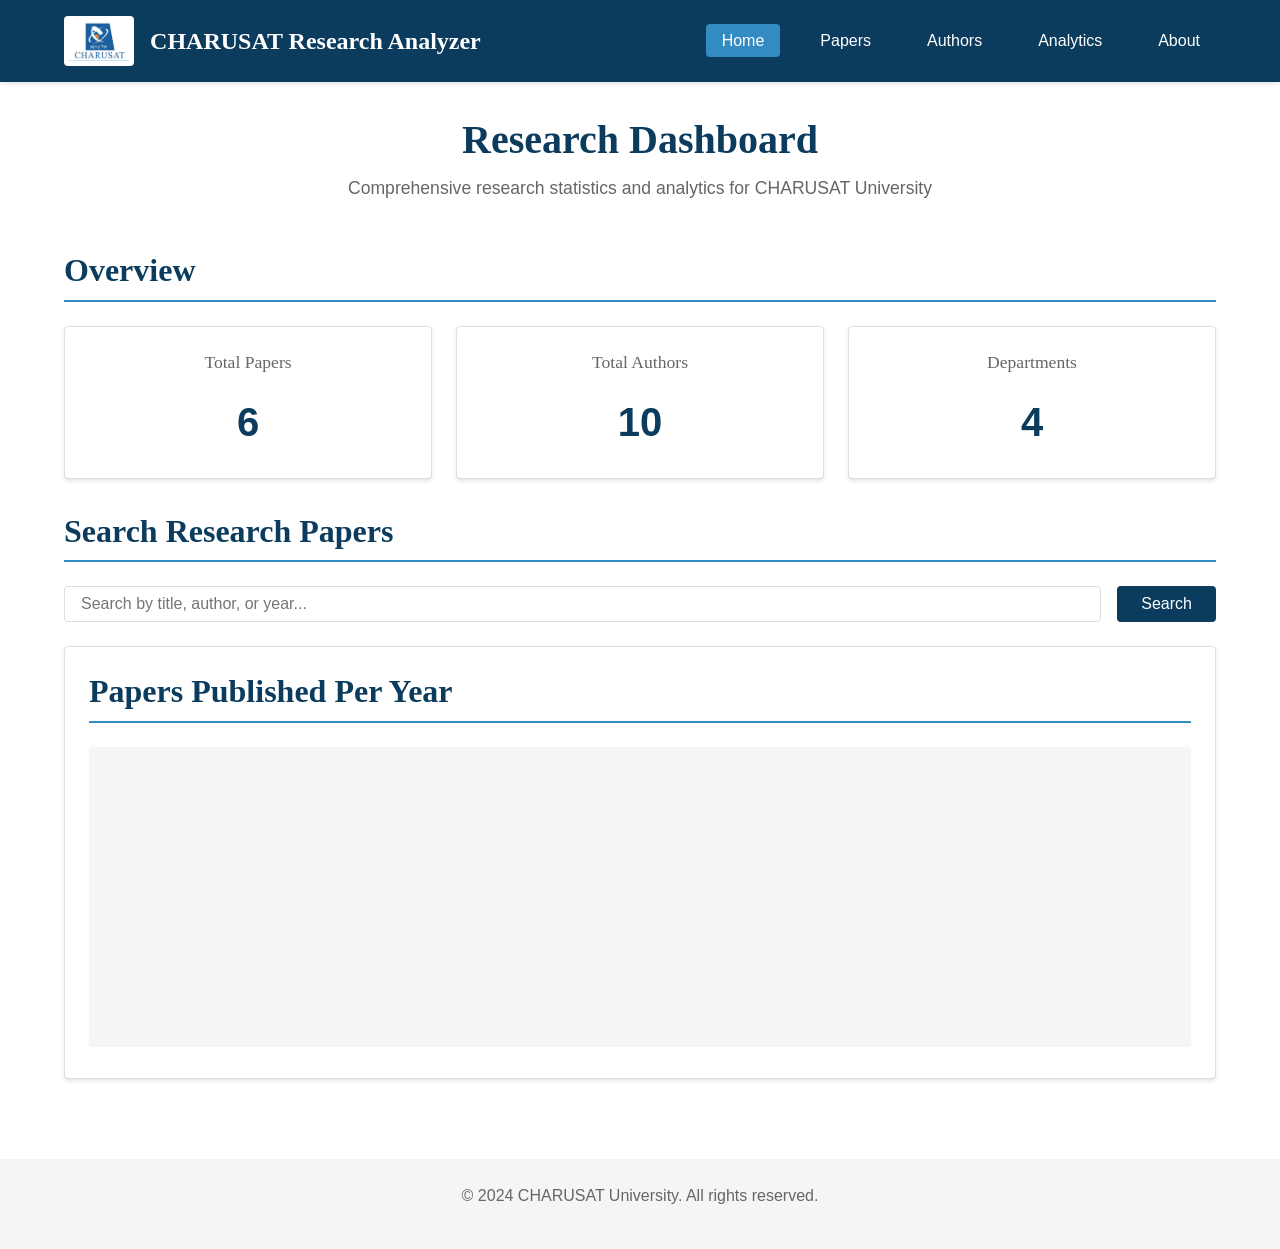
<file: index.html>
<!DOCTYPE html>
<html lang="en">
<head>
    <meta charset="UTF-8">
    <meta name="viewport" content="width=device-width, initial-scale=1.0">
    <meta name="description" content="CHARUSAT Research Analyzer - A research analysis portal for CHARUSAT University">
    <title>CHARUSAT Research Analyzer - Home</title>
    <link rel="stylesheet" href="css/styles.css">
</head>
<body>
    <!-- Navigation Bar -->
    <nav class="main-nav">
        <div class="nav-container">
            <div class="logo">
                <img src="images/charusat-logo.png" alt="CHARUSAT Logo" class="logo-img">
                <span>CHARUSAT Research Analyzer</span>
            </div>
             <ul class="nav-links">
                <li><a href="index.html" class="active">Home</a></li>
                <li><a href="papers.html">Papers</a></li>
                <li><a href="authors.html">Authors</a></li>
                <li><a href="analytics.html">Analytics</a></li>
                <li><a href="about.html">About</a></li>
            </ul>
            
        </div>
    </nav>

    <!-- Main Content -->
    <main class="main-content">
        <header class="page-header">
            <h1>Research Dashboard</h1>
            <p>Comprehensive research statistics and analytics for CHARUSAT University</p>
        </header>

        <!-- Dashboard Statistics Cards -->
        <section class="dashboard-section">
            <h2 class="section-title">Overview</h2>
            <div class="dashboard-cards">
                <article class="card">
                    <h3 class="card-title">Total Papers</h3>
                    <p class="card-value" id="total-papers">0</p>
                </article>
                <article class="card">
                    <h3 class="card-title">Total Authors</h3>
                    <p class="card-value" id="total-authors">0</p>
                </article>
                <article class="card">
                    <h3 class="card-title">Departments</h3>
                    <p class="card-value" id="total-departments">0</p>
                </article>
            </div>
        </section>

        <!-- Search Section -->
        <section class="search-section">
            <h2 class="section-title">Search Research Papers</h2>
            <div class="search-container">
                <input type="text" id="search-input" placeholder="Search by title, author, or year..." aria-label="Search papers">
                <button id="search-button" type="button">Search</button>
            </div>
            <div id="search-results" class="search-results"></div>
        </section>

        <!-- Publications Chart Section -->
        <section class="chart-section">
            <h2 class="section-title">Papers Published Per Year</h2>
            <div class="chart-container">
                <canvas id="publications-chart" class="chart-canvas"></canvas>
            </div>
        </section>
    </main>

    <!-- Footer -->
    <footer class="main-footer">
        <p>&copy; 2024 CHARUSAT University. All rights reserved.</p>
    </footer>

    <!-- JavaScript Modules -->
    <script src="js/api.js" defer></script>
    <script src="js/dashboard.js" defer></script>
</body>
</html>
</file>
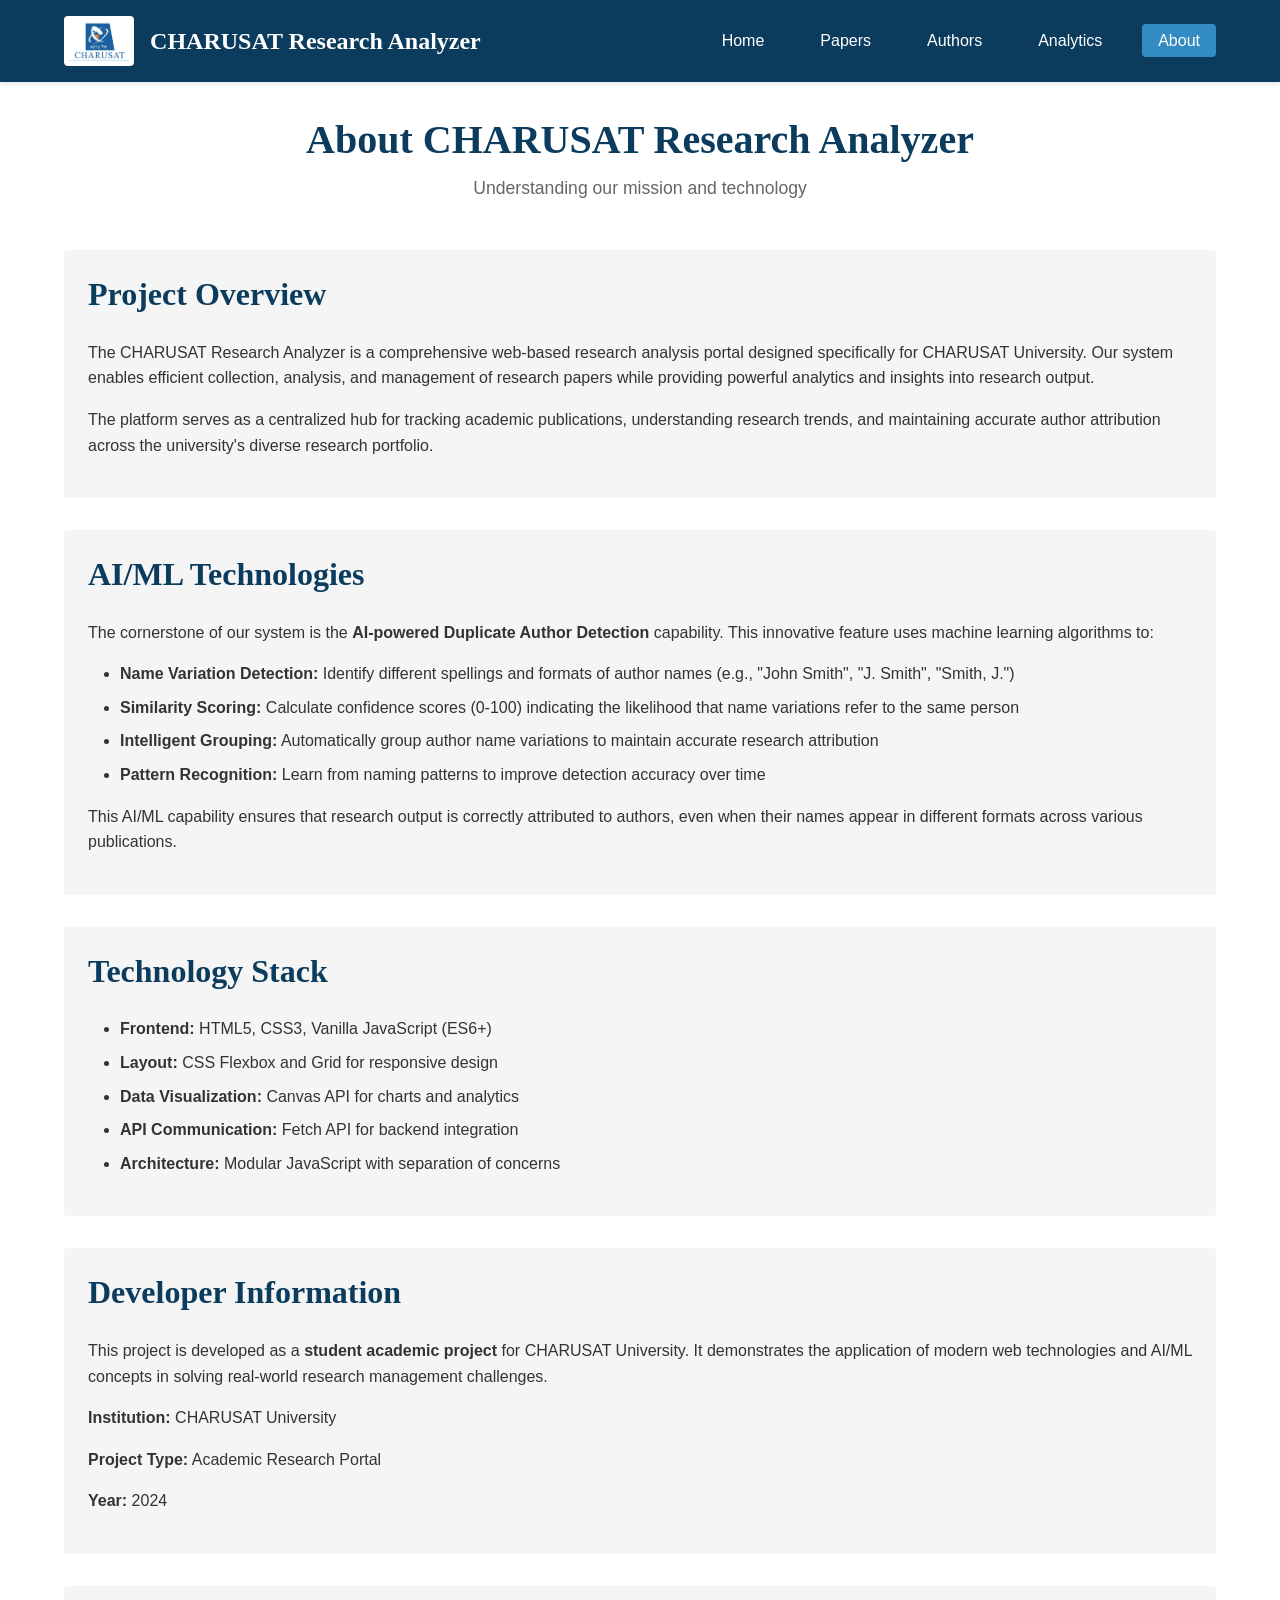
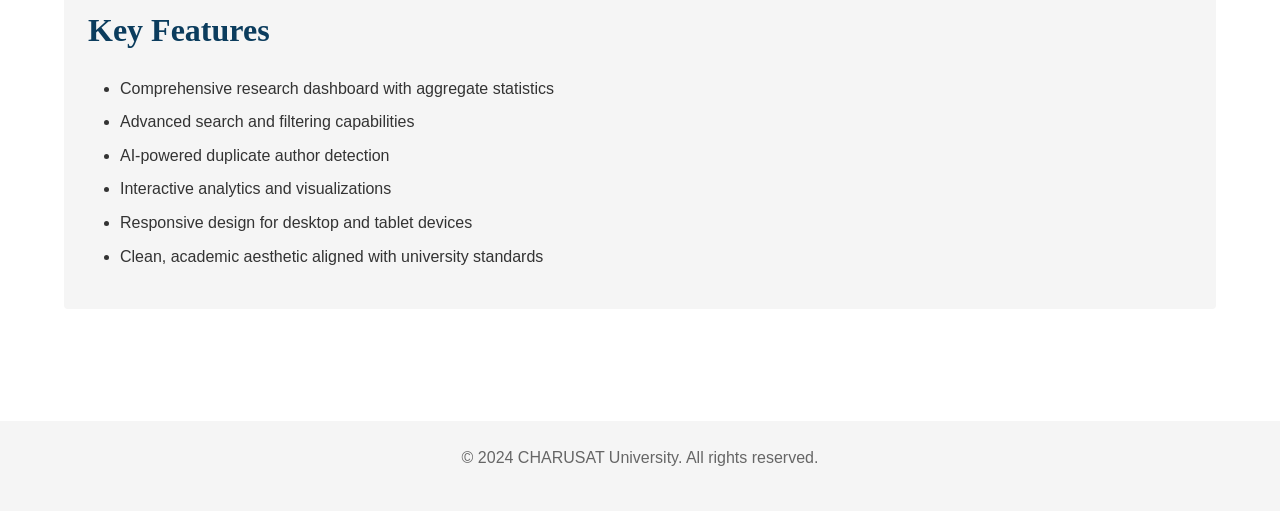
<file: about.html>
<!DOCTYPE html>
<html lang="en">
<head>
    <meta charset="UTF-8">
    <meta name="viewport" content="width=device-width, initial-scale=1.0">
    <meta name="description" content="About the CHARUSAT Research Analyzer project">
    <title>CHARUSAT Research Analyzer - About</title>
    <link rel="stylesheet" href="css/styles.css">
</head>
<body>
    <!-- Navigation Bar -->
    <nav class="main-nav">
        <div class="nav-container">
            <div class="logo">
                <img src="images/charusat-logo.png" alt="CHARUSAT Logo" class="logo-img">
                <span>CHARUSAT Research Analyzer</span>
            </div>
            <ul class="nav-links">
                <li><a href="index.html">Home</a></li>
                <li><a href="papers.html">Papers</a></li>
                <li><a href="authors.html">Authors</a></li>
                <li><a href="analytics.html">Analytics</a></li>
                <li><a href="about.html" class="active">About</a></li>
            </ul>
        </div>
    </nav>

    <!-- Main Content -->
    <main class="main-content">
        <header class="page-header">
            <h1>About CHARUSAT Research Analyzer</h1>
            <p>Understanding our mission and technology</p>
        </header>

        <!-- Project Description Section -->
        <section class="about-section">
            <article class="about-card">
                <h2>Project Overview</h2>
                <p>The CHARUSAT Research Analyzer is a comprehensive web-based research analysis portal designed specifically for CHARUSAT University. Our system enables efficient collection, analysis, and management of research papers while providing powerful analytics and insights into research output.</p>
                <p>The platform serves as a centralized hub for tracking academic publications, understanding research trends, and maintaining accurate author attribution across the university's diverse research portfolio.</p>
            </article>
        </section>

        <!-- AI/ML Technologies Section -->
        <section class="about-section">
            <article class="about-card">
                <h2>AI/ML Technologies</h2>
                <p>The cornerstone of our system is the <strong>AI-powered Duplicate Author Detection</strong> capability. This innovative feature uses machine learning algorithms to:</p>
                <ul class="tech-list">
                    <li><strong>Name Variation Detection:</strong> Identify different spellings and formats of author names (e.g., "John Smith", "J. Smith", "Smith, J.")</li>
                    <li><strong>Similarity Scoring:</strong> Calculate confidence scores (0-100) indicating the likelihood that name variations refer to the same person</li>
                    <li><strong>Intelligent Grouping:</strong> Automatically group author name variations to maintain accurate research attribution</li>
                    <li><strong>Pattern Recognition:</strong> Learn from naming patterns to improve detection accuracy over time</li>
                </ul>
                <p>This AI/ML capability ensures that research output is correctly attributed to authors, even when their names appear in different formats across various publications.</p>
            </article>
        </section>

        <!-- Technology Stack Section -->
        <section class="about-section">
            <article class="about-card">
                <h2>Technology Stack</h2>
                <ul class="tech-list">
                    <li><strong>Frontend:</strong> HTML5, CSS3, Vanilla JavaScript (ES6+)</li>
                    <li><strong>Layout:</strong> CSS Flexbox and Grid for responsive design</li>
                    <li><strong>Data Visualization:</strong> Canvas API for charts and analytics</li>
                    <li><strong>API Communication:</strong> Fetch API for backend integration</li>
                    <li><strong>Architecture:</strong> Modular JavaScript with separation of concerns</li>
                </ul>
            </article>
        </section>

        <!-- Developer Details Section -->
        <section class="about-section">
            <article class="about-card">
                <h2>Developer Information</h2>
                <p>This project is developed as a <strong>student academic project</strong> for CHARUSAT University. It demonstrates the application of modern web technologies and AI/ML concepts in solving real-world research management challenges.</p>
                <p><strong>Institution:</strong> CHARUSAT University</p>
                <p><strong>Project Type:</strong> Academic Research Portal</p>
                <p><strong>Year:</strong> 2024</p>
            </article>
        </section>

        <!-- Features Section -->
        <section class="about-section">
            <article class="about-card">
                <h2>Key Features</h2>
                <ul class="tech-list">
                    <li>Comprehensive research dashboard with aggregate statistics</li>
                    <li>Advanced search and filtering capabilities</li>
                    <li>AI-powered duplicate author detection</li>
                    <li>Interactive analytics and visualizations</li>
                    <li>Responsive design for desktop and tablet devices</li>
                    <li>Clean, academic aesthetic aligned with university standards</li>
                </ul>
            </article>
        </section>
    </main>

    <!-- Footer -->
    <footer class="main-footer">
        <p>&copy; 2024 CHARUSAT University. All rights reserved.</p>
    </footer>
</body>
</html>
</file>
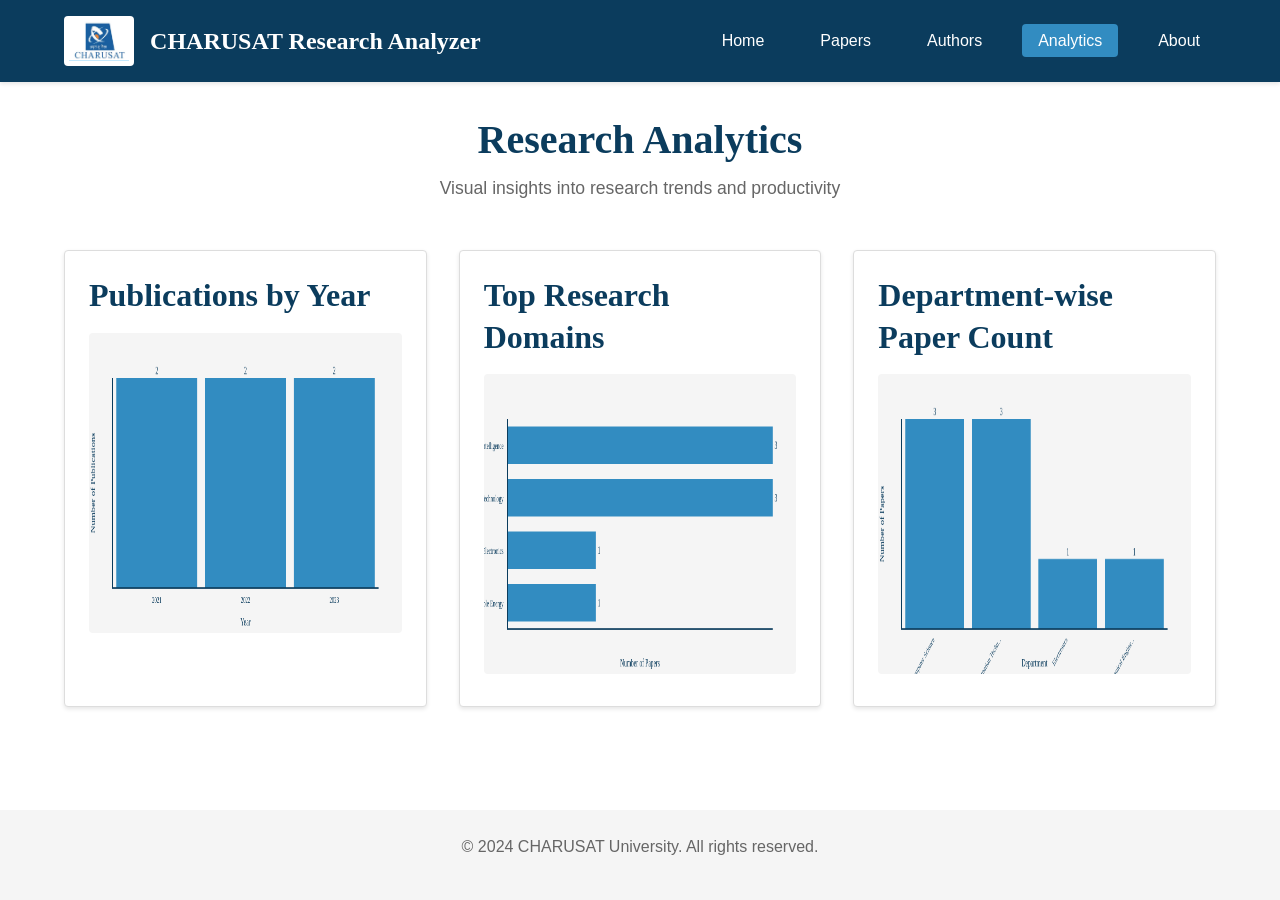
<file: analytics.html>
<!DOCTYPE html>
<html lang="en">
<head>
    <meta charset="UTF-8">
    <meta name="viewport" content="width=device-width, initial-scale=1.0">
    <meta name="description" content="Research analytics and visualizations for CHARUSAT University">
    <title>CHARUSAT Research Analyzer - Analytics</title>
    <link rel="stylesheet" href="css/styles.css">
</head>
<body>
    <!-- Navigation Bar -->
    <nav class="main-nav">
        <div class="nav-container">
            <div class="logo">
                <img src="images/charusat-logo.png" alt="CHARUSAT Logo" class="logo-img">
                <span>CHARUSAT Research Analyzer</span>
            </div>
            <ul class="nav-links">
                <li><a href="index.html">Home</a></li>
                <li><a href="papers.html">Papers</a></li>
                <li><a href="authors.html">Authors</a></li>
                <li><a href="analytics.html" class="active">Analytics</a></li>
                <li><a href="about.html">About</a></li>
            </ul>
        </div>
    </nav>

    <!-- Main Content -->
    <main class="main-content">
        <header class="page-header">
            <h1>Research Analytics</h1>
            <p>Visual insights into research trends and productivity</p>
        </header>

        <!-- Analytics Charts Container -->
        <section class="analytics-container">
            <!-- Publications by Year Chart -->
            <article class="chart-section">
                <h2>Publications by Year</h2>
                <div class="chart-wrapper">
                    <canvas id="publications-chart" class="chart-canvas"></canvas>
                </div>
            </article>

            <!-- Top Research Domains Chart -->
            <article class="chart-section">
                <h2>Top Research Domains</h2>
                <div class="chart-wrapper">
                    <canvas id="domains-chart" class="chart-canvas"></canvas>
                </div>
            </article>

            <!-- Department-wise Paper Count Chart -->
            <article class="chart-section">
                <h2>Department-wise Paper Count</h2>
                <div class="chart-wrapper">
                    <canvas id="departments-chart" class="chart-canvas"></canvas>
                </div>
            </article>
        </section>
    </main>

    <!-- Footer -->
    <footer class="main-footer">
        <p>&copy; 2024 CHARUSAT University. All rights reserved.</p>
    </footer>

    <!-- JavaScript Modules -->
    <script src="js/api.js" defer></script>
    <script src="js/analytics.js" defer></script>
</body>
</html>
</file>
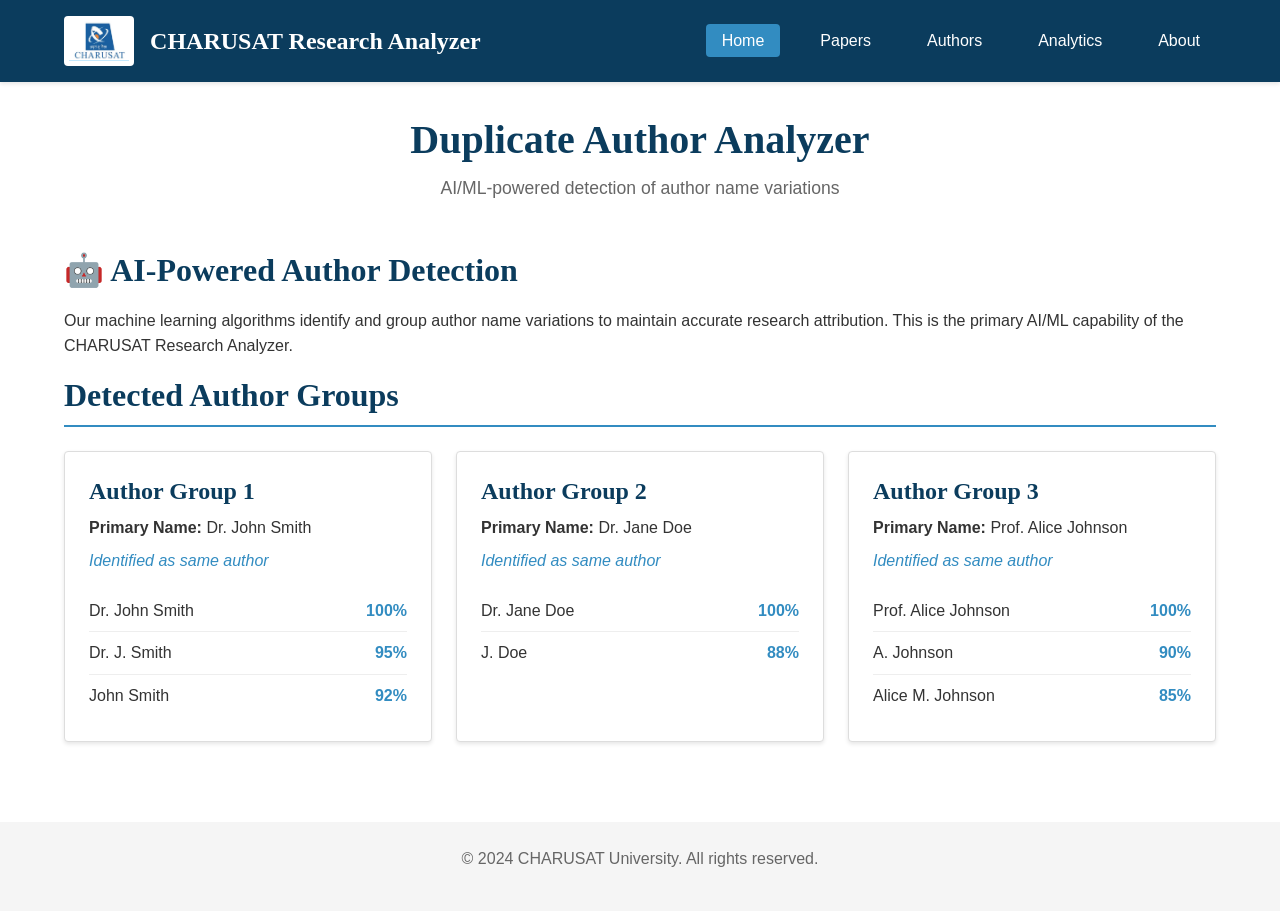
<file: authors.html>
<!DOCTYPE html>
<html lang="en">
<head>
    <meta charset="UTF-8">
    <meta name="viewport" content="width=device-width, initial-scale=1.0">
    <meta name="description" content="AI-powered duplicate author detection for CHARUSAT University research">
    <title>CHARUSAT Research Analyzer - Duplicate Author Analyzer</title>
    <link rel="stylesheet" href="css/styles.css">
</head>
<body>
    <!-- Navigation Bar -->
    <nav class="main-nav">
        <div class="nav-container">
            <div class="logo">
                <img src="images/charusat-logo.png" alt="CHARUSAT Logo" class="logo-img">
                <span>CHARUSAT Research Analyzer</span>
            
            </div>
             <ul class="nav-links">
                <li><a href="index.html" class="active">Home</a></li>
                <li><a href="papers.html">Papers</a></li>
                <li><a href="authors.html">Authors</a></li>
                <li><a href="analytics.html">Analytics</a></li>
                <li><a href="about.html">About</a></li>
            </ul>
            
        </div>
    </nav>

    <!-- Main Content -->
    <main class="main-content">
        <header class="page-header">
            <h1>Duplicate Author Analyzer</h1>
            <p>AI/ML-powered detection of author name variations</p>
        </header>

        <!-- Feature Highlight -->
        <section class="feature-highlight">
            <article class="highlight-card">
                <h2>🤖 AI-Powered Author Detection</h2>
                <p>Our machine learning algorithms identify and group author name variations to maintain accurate research attribution. This is the primary AI/ML capability of the CHARUSAT Research Analyzer.</p>
            </article>
        </section>

        <!-- Author Groups Section -->
        <section class="author-groups-section">
            <h2 class="section-title">Detected Author Groups</h2>
            <div class="author-groups-container" id="author-groups-container">
                <!-- Author groups populated by JavaScript -->
            </div>
        </section>
    </main>

    <!-- Footer -->
    <footer class="main-footer">
        <p>&copy; 2024 CHARUSAT University. All rights reserved.</p>
    </footer>

    <!-- JavaScript Modules -->
    <script src="js/api.js" defer></script>
    <script src="js/authors.js" defer></script>
</body>
</html>
</file>
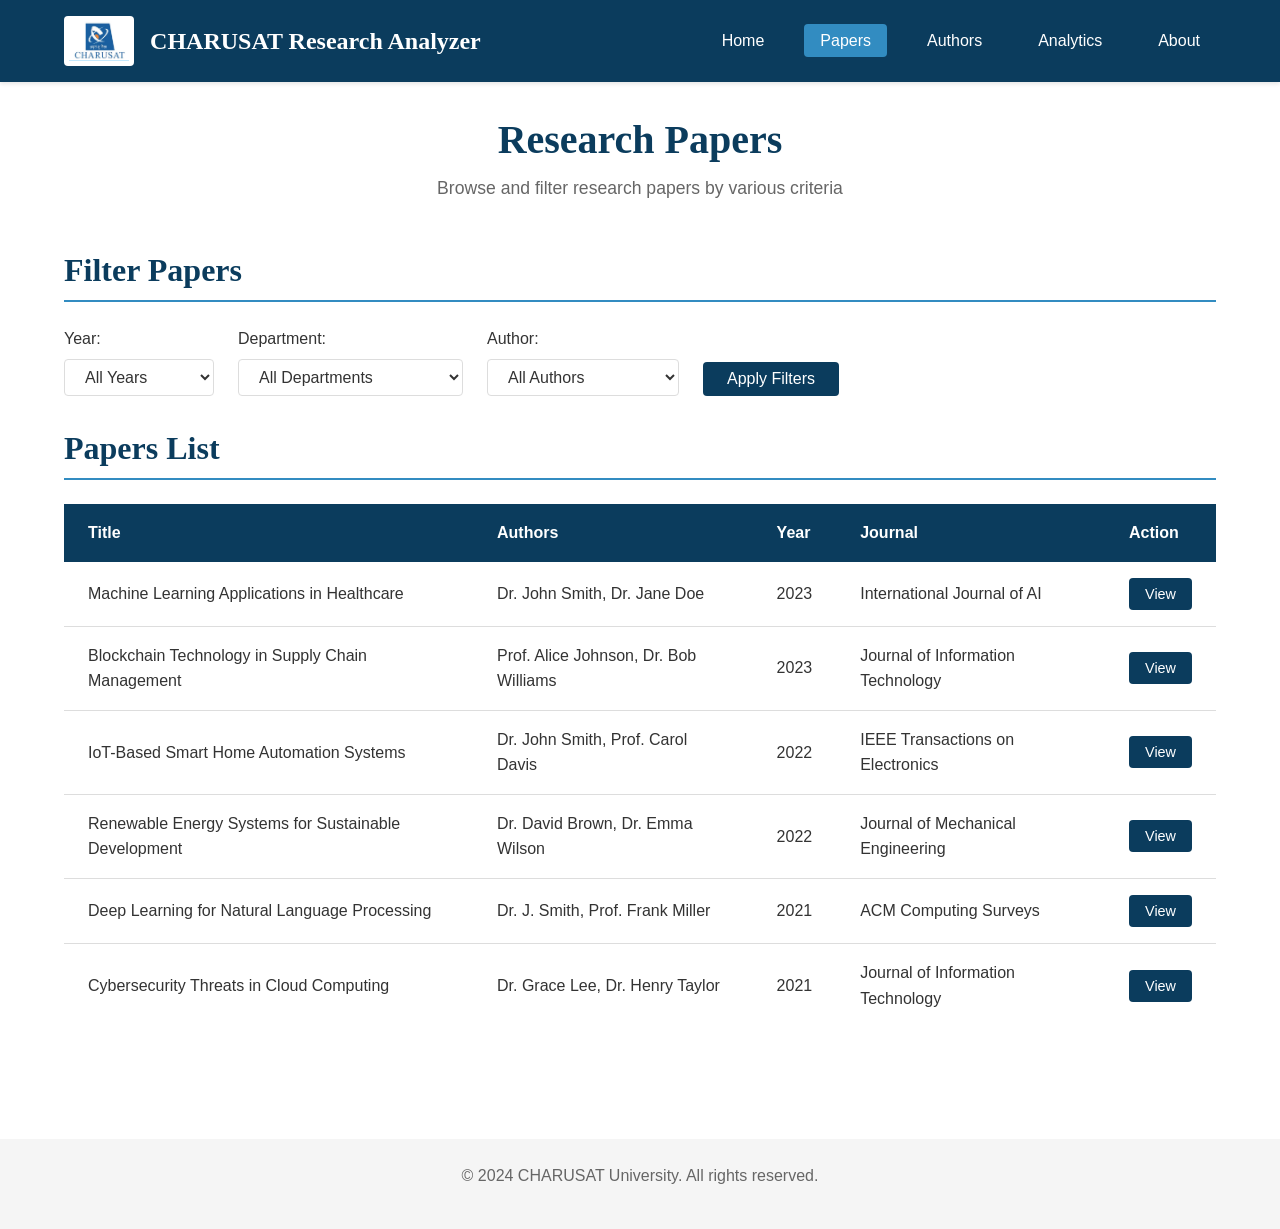
<file: papers.html>
<!DOCTYPE html>
<html lang="en">
<head>
    <meta charset="UTF-8">
    <meta name="viewport" content="width=device-width, initial-scale=1.0">
    <meta name="description" content="Browse and filter research papers from CHARUSAT University">
    <title>CHARUSAT Research Analyzer - Papers</title>
    <link rel="stylesheet" href="css/styles.css">
</head>
<body>
    <!-- Navigation Bar -->
    <nav class="main-nav">
        <div class="nav-container">
            <div class="logo">
                <img src="images/charusat-logo.png" alt="CHARUSAT Logo" class="logo-img">
                <span>CHARUSAT Research Analyzer</span>
            </div>
            <ul class="nav-links">
                <li><a href="index.html">Home</a></li>
                <li><a href="papers.html" class="active">Papers</a></li>
                <li><a href="authors.html">Authors</a></li>
                <li><a href="analytics.html">Analytics</a></li>
                <li><a href="about.html">About</a></li>
            </ul>
        </div>
    </nav>

    <!-- Main Content -->
    <main class="main-content">
        <header class="page-header">
            <h1>Research Papers</h1>
            <p>Browse and filter research papers by various criteria</p>
        </header>

        <!-- Filter Section -->
        <section class="filter-section">
            <h2 class="section-title">Filter Papers</h2>
            <div class="filter-controls">
                <div class="filter-group">
                    <label for="year-filter">Year:</label>
                    <select id="year-filter" aria-label="Filter by year">
                        <option value="">All Years</option>
                    </select>
                </div>
                <div class="filter-group">
                    <label for="department-filter">Department:</label>
                    <select id="department-filter" aria-label="Filter by department">
                        <option value="">All Departments</option>
                    </select>
                </div>
                <div class="filter-group">
                    <label for="author-filter">Author:</label>
                    <select id="author-filter" aria-label="Filter by author">
                        <option value="">All Authors</option>
                    </select>
                </div>
                <button id="apply-filters" type="button">Apply Filters</button>
            </div>
        </section>

        <!-- Papers Table Section -->
        <section class="papers-section">
            <h2 class="section-title">Papers List</h2>
            <div class="table-container">
                <table class="papers-table">
                    <thead>
                        <tr>
                            <th>Title</th>
                            <th>Authors</th>
                            <th>Year</th>
                            <th>Journal</th>
                            <th>Action</th>
                        </tr>
                    </thead>
                    <tbody id="papers-tbody">
                        <!-- Rows populated by JavaScript -->
                    </tbody>
                </table>
            </div>
        </section>

        <!-- Paper Details Section (Initially Hidden) -->
        <section id="paper-details" class="paper-details hidden">
            <h2 class="section-title">Paper Details</h2>
            <article class="paper-detail-content">
                <h3 id="detail-title"></h3>
                <div class="detail-row">
                    <strong>Authors:</strong>
                    <span id="detail-authors"></span>
                </div>
                <div class="detail-row">
                    <strong>Year:</strong>
                    <span id="detail-year"></span>
                </div>
                <div class="detail-row">
                    <strong>Journal:</strong>
                    <span id="detail-journal"></span>
                </div>
                <div class="detail-row">
                    <strong>Department:</strong>
                    <span id="detail-department"></span>
                </div>
                <div class="detail-row hidden" id="detail-abstract-row">
                    <strong>Abstract:</strong>
                    <p id="detail-abstract"></p>
                </div>
                <button id="close-details" type="button">Close</button>
            </article>
        </section>
    </main>

    <!-- Footer -->
    <footer class="main-footer">
        <p>&copy; 2024 CHARUSAT University. All rights reserved.</p>
    </footer>

    <!-- JavaScript Modules -->
    <script src="js/api.js" defer></script>
    <script src="js/papers.js" defer></script>
</body>
</html>
</file>
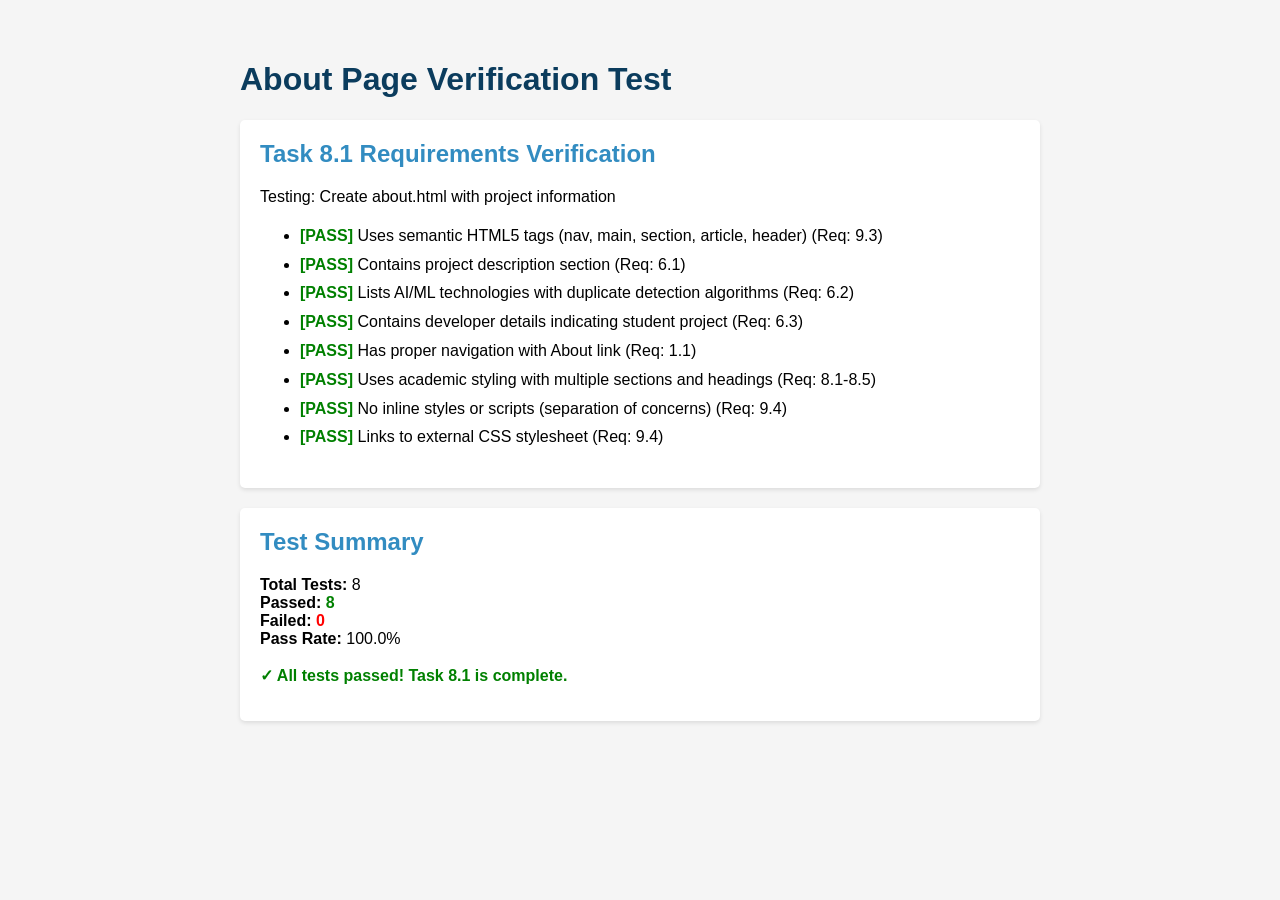
<file: test-about.html>
<!DOCTYPE html>
<html lang="en">
<head>
    <meta charset="UTF-8">
    <meta name="viewport" content="width=device-width, initial-scale=1.0">
    <title>About Page Test</title>
    <style>
        body {
            font-family: Arial, sans-serif;
            max-width: 800px;
            margin: 20px auto;
            padding: 20px;
            background-color: #f5f5f5;
        }
        .test-section {
            background: white;
            padding: 20px;
            margin-bottom: 20px;
            border-radius: 5px;
            box-shadow: 0 2px 4px rgba(0,0,0,0.1);
        }
        .pass {
            color: green;
            font-weight: bold;
        }
        .fail {
            color: red;
            font-weight: bold;
        }
        h1 {
            color: #0B3C5D;
        }
        h2 {
            color: #328CC1;
            margin-top: 0;
        }
        ul {
            line-height: 1.8;
        }
    </style>
</head>
<body>
    <h1>About Page Verification Test</h1>
    
    <div class="test-section">
        <h2>Task 8.1 Requirements Verification</h2>
        <p>Testing: Create about.html with project information</p>
        <ul id="test-results"></ul>
    </div>

    <div class="test-section">
        <h2>Test Summary</h2>
        <p id="summary"></p>
    </div>

    <script defer>
        // Test results array
        const tests = [];

        // Load and parse the about.html file
        async function runTests() {
            try {
                const response = await fetch('about.html');
                const html = await response.text();
                const parser = new DOMParser();
                const doc = parser.parseFromString(html, 'text/html');

                // Test 1: Check for semantic HTML5 tags (Requirement 9.3)
                const hasNav = doc.querySelector('nav') !== null;
                const hasMain = doc.querySelector('main') !== null;
                const hasSection = doc.querySelectorAll('section').length > 0;
                const hasArticle = doc.querySelectorAll('article').length > 0;
                const hasHeader = doc.querySelector('header') !== null;
                
                tests.push({
                    name: 'Uses semantic HTML5 tags (nav, main, section, article, header)',
                    passed: hasNav && hasMain && hasSection && hasArticle && hasHeader,
                    requirement: '9.3'
                });

                // Test 2: Check for project description section (Requirement 6.1)
                const projectOverview = html.toLowerCase().includes('project overview') || 
                                       html.toLowerCase().includes('project description');
                const hasDescription = html.includes('CHARUSAT Research Analyzer') && 
                                      html.includes('research analysis portal');
                
                tests.push({
                    name: 'Contains project description section',
                    passed: projectOverview && hasDescription,
                    requirement: '6.1'
                });

                // Test 3: Check for AI/ML technologies section (Requirement 6.2)
                const hasAISection = html.toLowerCase().includes('ai/ml') || 
                                    html.toLowerCase().includes('artificial intelligence');
                const hasDuplicateDetection = html.toLowerCase().includes('duplicate') && 
                                             html.toLowerCase().includes('author');
                const hasSimilarityScore = html.toLowerCase().includes('similarity') && 
                                          html.toLowerCase().includes('score');
                
                tests.push({
                    name: 'Lists AI/ML technologies with duplicate detection algorithms',
                    passed: hasAISection && hasDuplicateDetection && hasSimilarityScore,
                    requirement: '6.2'
                });

                // Test 4: Check for developer details section (Requirement 6.3)
                const hasStudentProject = html.toLowerCase().includes('student') && 
                                         html.toLowerCase().includes('project');
                const hasDeveloperSection = html.toLowerCase().includes('developer') || 
                                           html.toLowerCase().includes('institution');
                
                tests.push({
                    name: 'Contains developer details indicating student project',
                    passed: hasStudentProject && hasDeveloperSection,
                    requirement: '6.3'
                });

                // Test 5: Check for proper navigation structure
                const navLinks = doc.querySelectorAll('nav a');
                const hasAboutLink = Array.from(navLinks).some(link => 
                    link.getAttribute('href') === 'about.html'
                );
                
                tests.push({
                    name: 'Has proper navigation with About link',
                    passed: navLinks.length >= 5 && hasAboutLink,
                    requirement: '1.1'
                });

                // Test 6: Check for academic styling elements
                const hasMultipleSections = doc.querySelectorAll('section').length >= 3;
                const hasHeadings = doc.querySelectorAll('h2').length >= 3;
                
                tests.push({
                    name: 'Uses academic styling with multiple sections and headings',
                    passed: hasMultipleSections && hasHeadings,
                    requirement: '8.1-8.5'
                });

                // Test 7: Check for no inline styles (Requirement 9.4)
                const hasInlineStyles = doc.querySelector('[style]') !== null;
                const hasInlineScripts = doc.querySelector('script:not([src])') !== null;
                
                tests.push({
                    name: 'No inline styles or scripts (separation of concerns)',
                    passed: !hasInlineStyles && !hasInlineScripts,
                    requirement: '9.4'
                });

                // Test 8: Check for external CSS link
                const hasExternalCSS = doc.querySelector('link[rel="stylesheet"]') !== null;
                
                tests.push({
                    name: 'Links to external CSS stylesheet',
                    passed: hasExternalCSS,
                    requirement: '9.4'
                });

                // Display results
                displayResults();

            } catch (error) {
                document.getElementById('test-results').innerHTML = 
                    `<li class="fail">Error loading about.html: ${error.message}</li>`;
            }
        }

        function displayResults() {
            const resultsList = document.getElementById('test-results');
            const summary = document.getElementById('summary');
            
            let passCount = 0;
            let failCount = 0;

            tests.forEach(test => {
                const li = document.createElement('li');
                const status = test.passed ? 'PASS' : 'FAIL';
                const className = test.passed ? 'pass' : 'fail';
                
                li.innerHTML = `<span class="${className}">[${status}]</span> ${test.name} (Req: ${test.requirement})`;
                resultsList.appendChild(li);

                if (test.passed) passCount++;
                else failCount++;
            });

            // Display summary
            const totalTests = tests.length;
            const passRate = ((passCount / totalTests) * 100).toFixed(1);
            
            summary.innerHTML = `
                <strong>Total Tests:</strong> ${totalTests}<br>
                <strong>Passed:</strong> <span class="pass">${passCount}</span><br>
                <strong>Failed:</strong> <span class="fail">${failCount}</span><br>
                <strong>Pass Rate:</strong> ${passRate}%<br><br>
                ${failCount === 0 ? '<span class="pass">✓ All tests passed! Task 8.1 is complete.</span>' : 
                                   '<span class="fail">✗ Some tests failed. Please review the requirements.</span>'}
            `;
        }

        // Run tests when page loads
        runTests();
    </script>
</body>
</html>
</file>
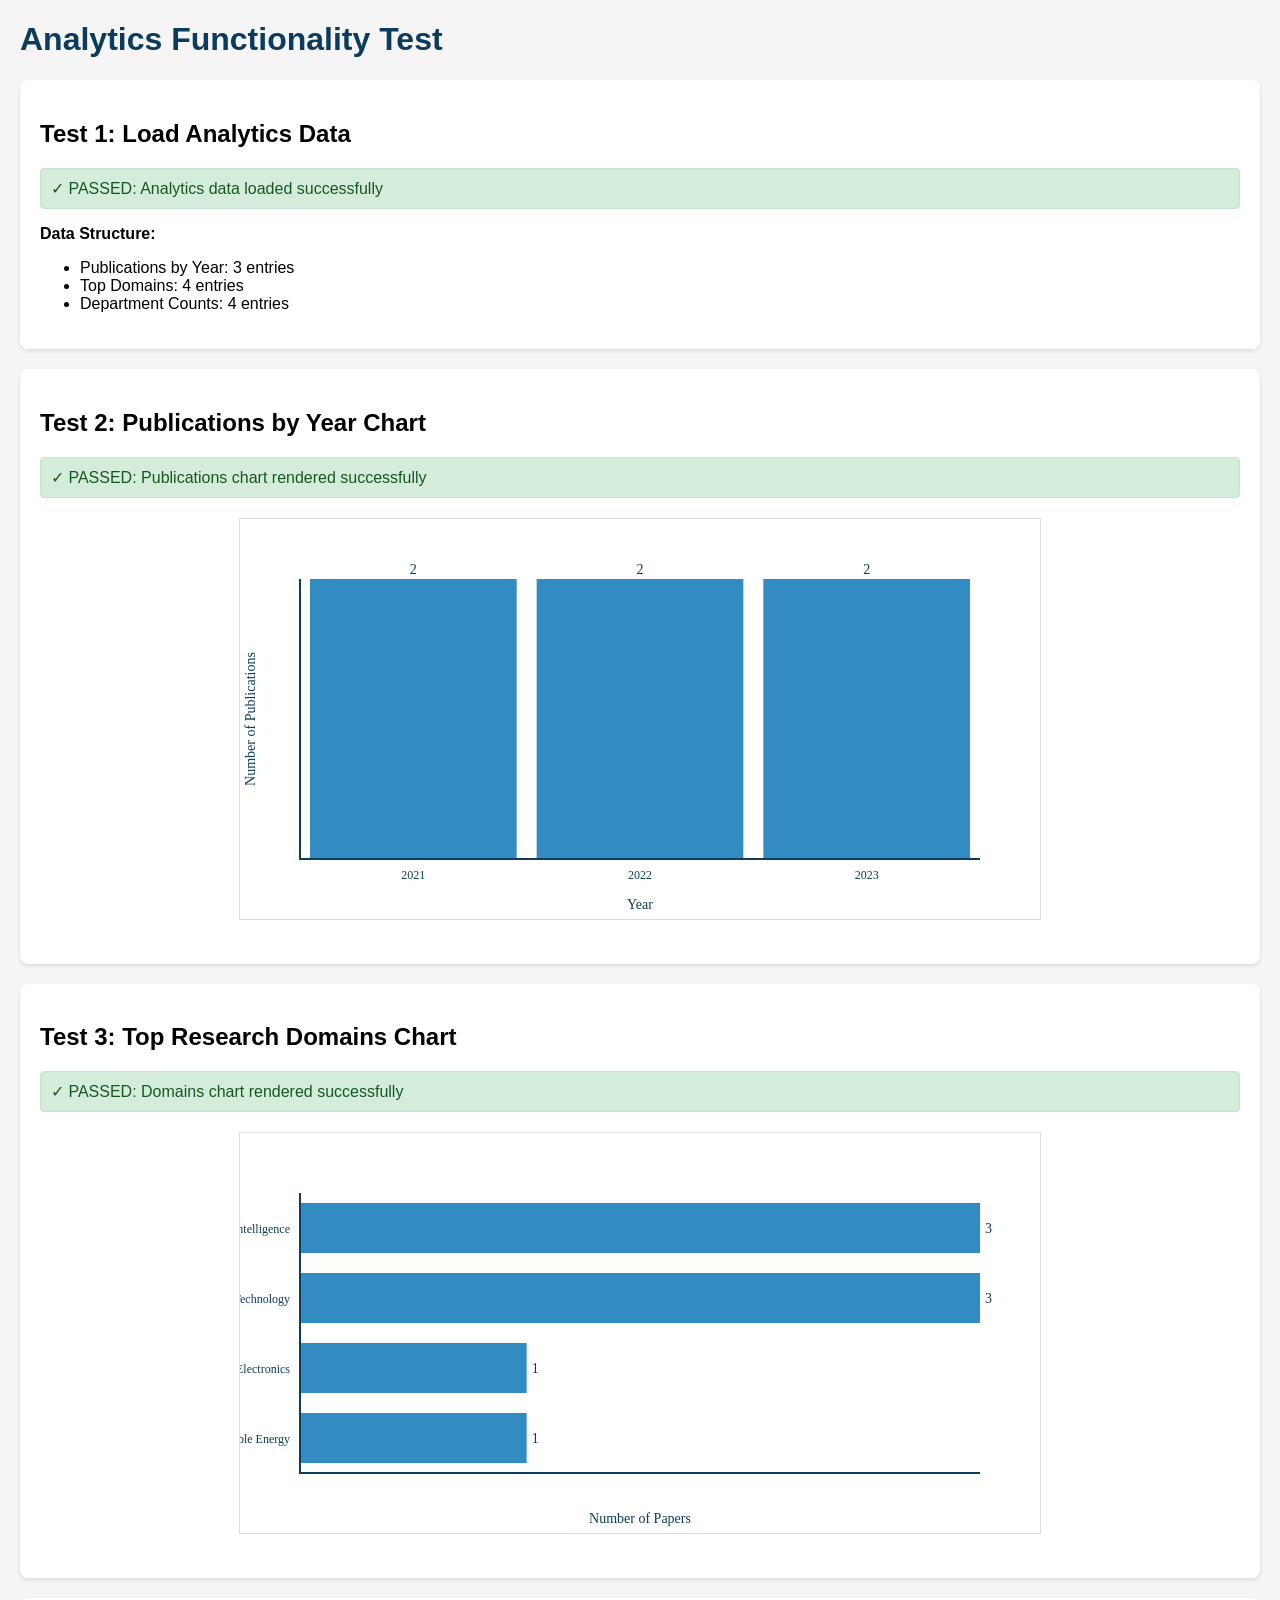
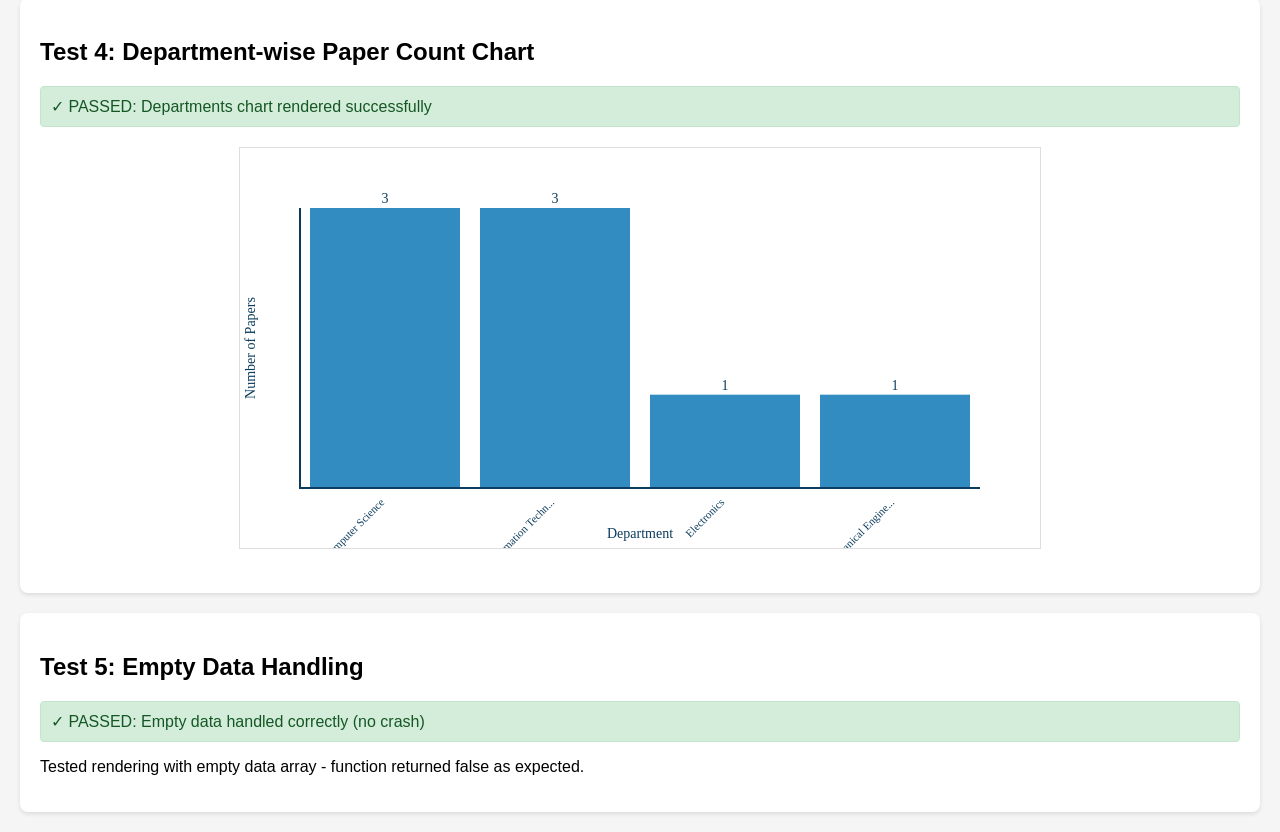
<file: test-analytics.html>
<!DOCTYPE html>
<html lang="en">
<head>
    <meta charset="UTF-8">
    <meta name="viewport" content="width=device-width, initial-scale=1.0">
    <title>Analytics Test - CHARUSAT Research Analyzer</title>
    <style>
        body {
            font-family: Roboto, Arial, sans-serif;
            margin: 20px;
            background-color: #f5f5f5;
        }
        h1 {
            color: #0B3C5D;
        }
        .test-section {
            background: white;
            padding: 20px;
            margin: 20px 0;
            border-radius: 8px;
            box-shadow: 0 2px 4px rgba(0,0,0,0.1);
        }
        .chart-wrapper {
            margin: 20px 0;
            text-align: center;
        }
        canvas {
            border: 1px solid #ddd;
            max-width: 100%;
        }
        .status {
            padding: 10px;
            margin: 10px 0;
            border-radius: 4px;
        }
        .success {
            background-color: #d4edda;
            color: #155724;
            border: 1px solid #c3e6cb;
        }
        .error {
            background-color: #f8d7da;
            color: #721c24;
            border: 1px solid #f5c6cb;
        }
    </style>
</head>
<body>
    <h1>Analytics Functionality Test</h1>
    
    <div class="test-section">
        <h2>Test 1: Load Analytics Data</h2>
        <div id="test1-status" class="status">Running test...</div>
        <div id="test1-details"></div>
    </div>
    
    <div class="test-section">
        <h2>Test 2: Publications by Year Chart</h2>
        <div id="test2-status" class="status">Running test...</div>
        <div class="chart-wrapper">
            <canvas id="test-publications-chart"></canvas>
        </div>
    </div>
    
    <div class="test-section">
        <h2>Test 3: Top Research Domains Chart</h2>
        <div id="test3-status" class="status">Running test...</div>
        <div class="chart-wrapper">
            <canvas id="test-domains-chart"></canvas>
        </div>
    </div>
    
    <div class="test-section">
        <h2>Test 4: Department-wise Paper Count Chart</h2>
        <div id="test4-status" class="status">Running test...</div>
        <div class="chart-wrapper">
            <canvas id="test-departments-chart"></canvas>
        </div>
    </div>
    
    <div class="test-section">
        <h2>Test 5: Empty Data Handling</h2>
        <div id="test5-status" class="status">Running test...</div>
        <div id="test5-details"></div>
    </div>

    <script src="js/api.js" defer></script>
    <script defer>
        // Test utilities
        function setTestStatus(testId, success, message) {
            const statusEl = document.getElementById(`test${testId}-status`);
            statusEl.className = `status ${success ? 'success' : 'error'}`;
            statusEl.textContent = success ? `✓ PASSED: ${message}` : `✗ FAILED: ${message}`;
        }

        function setTestDetails(testId, details) {
            const detailsEl = document.getElementById(`test${testId}-details`);
            if (detailsEl) {
                detailsEl.innerHTML = details;
            }
        }

        // Copy chart rendering functions from analytics.js
        function renderPublicationsChart(data, canvasId = 'publications-chart') {
            const canvas = document.getElementById(canvasId);
            
            if (!canvas) {
                console.warn('Publications chart canvas not found');
                return false;
            }
            
            if (!data || data.length === 0) {
                console.warn('No publications data to display');
                return false;
            }
            
            const ctx = canvas.getContext('2d');
            if (!ctx) {
                console.warn('Could not get canvas context');
                return false;
            }
            
            // Set canvas dimensions
            canvas.width = 800;
            canvas.height = 400;
            
            // Chart configuration
            const padding = 60;
            const chartWidth = canvas.width - 2 * padding;
            const chartHeight = canvas.height - 2 * padding;
            const barWidth = chartWidth / data.length;
            const maxCount = Math.max(...data.map(d => d.count));
            
            // Clear canvas
            ctx.clearRect(0, 0, canvas.width, canvas.height);
            
            // Draw bars
            data.forEach((item, index) => {
                const barHeight = (item.count / maxCount) * chartHeight;
                const x = padding + index * barWidth;
                const y = canvas.height - padding - barHeight;
                
                // Draw bar
                ctx.fillStyle = '#328CC1';
                ctx.fillRect(x + 10, y, barWidth - 20, barHeight);
                
                // Draw count label on top of bar
                ctx.fillStyle = '#0B3C5D';
                ctx.font = '14px Roboto';
                ctx.textAlign = 'center';
                ctx.fillText(item.count.toString(), x + barWidth / 2, y - 5);
                
                // Draw year label below bar
                ctx.fillStyle = '#0B3C5D';
                ctx.font = '12px Roboto';
                ctx.fillText(item.year.toString(), x + barWidth / 2, canvas.height - padding + 20);
            });
            
            // Draw axes
            ctx.strokeStyle = '#0B3C5D';
            ctx.lineWidth = 2;
            ctx.beginPath();
            ctx.moveTo(padding, padding);
            ctx.lineTo(padding, canvas.height - padding);
            ctx.lineTo(canvas.width - padding, canvas.height - padding);
            ctx.stroke();
            
            // Draw axis labels
            ctx.fillStyle = '#0B3C5D';
            ctx.font = '14px Roboto';
            ctx.textAlign = 'center';
            ctx.fillText('Year', canvas.width / 2, canvas.height - 10);
            
            ctx.save();
            ctx.translate(15, canvas.height / 2);
            ctx.rotate(-Math.PI / 2);
            ctx.fillText('Number of Publications', 0, 0);
            ctx.restore();
            
            return true;
        }

        function renderDomainsChart(data, canvasId = 'domains-chart') {
            const canvas = document.getElementById(canvasId);
            
            if (!canvas) {
                console.warn('Domains chart canvas not found');
                return false;
            }
            
            if (!data || data.length === 0) {
                console.warn('No domains data to display');
                return false;
            }
            
            const ctx = canvas.getContext('2d');
            if (!ctx) {
                console.warn('Could not get canvas context');
                return false;
            }
            
            // Set canvas dimensions
            canvas.width = 800;
            canvas.height = 400;
            
            // Chart configuration
            const padding = 60;
            const chartWidth = canvas.width - 2 * padding;
            const chartHeight = canvas.height - 2 * padding;
            const barHeight = chartHeight / data.length;
            const maxCount = Math.max(...data.map(d => d.count));
            
            // Clear canvas
            ctx.clearRect(0, 0, canvas.width, canvas.height);
            
            // Draw horizontal bars
            data.forEach((item, index) => {
                const barWidth = (item.count / maxCount) * chartWidth;
                const x = padding;
                const y = padding + index * barHeight;
                
                // Draw bar
                ctx.fillStyle = '#328CC1';
                ctx.fillRect(x, y + 10, barWidth, barHeight - 20);
                
                // Draw count label at end of bar
                ctx.fillStyle = '#0B3C5D';
                ctx.font = '14px Roboto';
                ctx.textAlign = 'left';
                ctx.fillText(item.count.toString(), x + barWidth + 5, y + barHeight / 2 + 5);
                
                // Draw domain label to the left of bar
                ctx.fillStyle = '#0B3C5D';
                ctx.font = '12px Roboto';
                ctx.textAlign = 'right';
                const domainText = item.domain.length > 25 ? item.domain.substring(0, 22) + '...' : item.domain;
                ctx.fillText(domainText, x - 10, y + barHeight / 2 + 5);
            });
            
            // Draw axes
            ctx.strokeStyle = '#0B3C5D';
            ctx.lineWidth = 2;
            ctx.beginPath();
            ctx.moveTo(padding, padding);
            ctx.lineTo(padding, canvas.height - padding);
            ctx.lineTo(canvas.width - padding, canvas.height - padding);
            ctx.stroke();
            
            // Draw axis label
            ctx.fillStyle = '#0B3C5D';
            ctx.font = '14px Roboto';
            ctx.textAlign = 'center';
            ctx.fillText('Number of Papers', canvas.width / 2, canvas.height - 10);
            
            return true;
        }

        function renderDepartmentsChart(data, canvasId = 'departments-chart') {
            const canvas = document.getElementById(canvasId);
            
            if (!canvas) {
                console.warn('Departments chart canvas not found');
                return false;
            }
            
            if (!data || data.length === 0) {
                console.warn('No departments data to display');
                return false;
            }
            
            const ctx = canvas.getContext('2d');
            if (!ctx) {
                console.warn('Could not get canvas context');
                return false;
            }
            
            // Set canvas dimensions
            canvas.width = 800;
            canvas.height = 400;
            
            // Chart configuration
            const padding = 60;
            const chartWidth = canvas.width - 2 * padding;
            const chartHeight = canvas.height - 2 * padding;
            const barWidth = chartWidth / data.length;
            const maxCount = Math.max(...data.map(d => d.count));
            
            // Clear canvas
            ctx.clearRect(0, 0, canvas.width, canvas.height);
            
            // Draw bars
            data.forEach((item, index) => {
                const barHeight = (item.count / maxCount) * chartHeight;
                const x = padding + index * barWidth;
                const y = canvas.height - padding - barHeight;
                
                // Draw bar
                ctx.fillStyle = '#328CC1';
                ctx.fillRect(x + 10, y, barWidth - 20, barHeight);
                
                // Draw count label on top of bar
                ctx.fillStyle = '#0B3C5D';
                ctx.font = '14px Roboto';
                ctx.textAlign = 'center';
                ctx.fillText(item.count.toString(), x + barWidth / 2, y - 5);
                
                // Draw department label below bar (rotated for readability)
                ctx.save();
                ctx.translate(x + barWidth / 2, canvas.height - padding + 15);
                ctx.rotate(-Math.PI / 4);
                ctx.fillStyle = '#0B3C5D';
                ctx.font = '11px Roboto';
                ctx.textAlign = 'right';
                const deptText = item.department.length > 20 ? item.department.substring(0, 17) + '...' : item.department;
                ctx.fillText(deptText, 0, 0);
                ctx.restore();
            });
            
            // Draw axes
            ctx.strokeStyle = '#0B3C5D';
            ctx.lineWidth = 2;
            ctx.beginPath();
            ctx.moveTo(padding, padding);
            ctx.lineTo(padding, canvas.height - padding);
            ctx.lineTo(canvas.width - padding, canvas.height - padding);
            ctx.stroke();
            
            // Draw axis labels
            ctx.fillStyle = '#0B3C5D';
            ctx.font = '14px Roboto';
            ctx.textAlign = 'center';
            ctx.fillText('Department', canvas.width / 2, canvas.height - 10);
            
            ctx.save();
            ctx.translate(15, canvas.height / 2);
            ctx.rotate(-Math.PI / 2);
            ctx.fillText('Number of Papers', 0, 0);
            ctx.restore();
            
            return true;
        }

        // Run tests
        async function runTests() {
            try {
                // Test 1: Load Analytics Data
                const data = await fetchAnalyticsData();
                
                if (data && data.publicationsByYear && data.topDomains && data.departmentCounts) {
                    setTestStatus(1, true, 'Analytics data loaded successfully');
                    setTestDetails(1, `
                        <p><strong>Data Structure:</strong></p>
                        <ul>
                            <li>Publications by Year: ${data.publicationsByYear.length} entries</li>
                            <li>Top Domains: ${data.topDomains.length} entries</li>
                            <li>Department Counts: ${data.departmentCounts.length} entries</li>
                        </ul>
                    `);
                    
                    // Test 2: Publications Chart
                    const pubResult = renderPublicationsChart(data.publicationsByYear, 'test-publications-chart');
                    setTestStatus(2, pubResult, pubResult ? 'Publications chart rendered successfully' : 'Failed to render publications chart');
                    
                    // Test 3: Domains Chart
                    const domResult = renderDomainsChart(data.topDomains, 'test-domains-chart');
                    setTestStatus(3, domResult, domResult ? 'Domains chart rendered successfully' : 'Failed to render domains chart');
                    
                    // Test 4: Departments Chart
                    const deptResult = renderDepartmentsChart(data.departmentCounts, 'test-departments-chart');
                    setTestStatus(4, deptResult, deptResult ? 'Departments chart rendered successfully' : 'Failed to render departments chart');
                    
                    // Test 5: Empty Data Handling
                    const emptyResult = renderPublicationsChart([], 'test-empty-chart');
                    setTestStatus(5, !emptyResult, !emptyResult ? 'Empty data handled correctly (no crash)' : 'Empty data not handled properly');
                    setTestDetails(5, '<p>Tested rendering with empty data array - function returned false as expected.</p>');
                    
                } else {
                    setTestStatus(1, false, 'Analytics data structure is invalid');
                }
                
            } catch (error) {
                setTestStatus(1, false, `Error loading analytics data: ${error.message}`);
                console.error('Test error:', error);
            }
        }

        // Run tests when page loads
        window.addEventListener('DOMContentLoaded', runTests);
    </script>
</body>
</html>
</file>
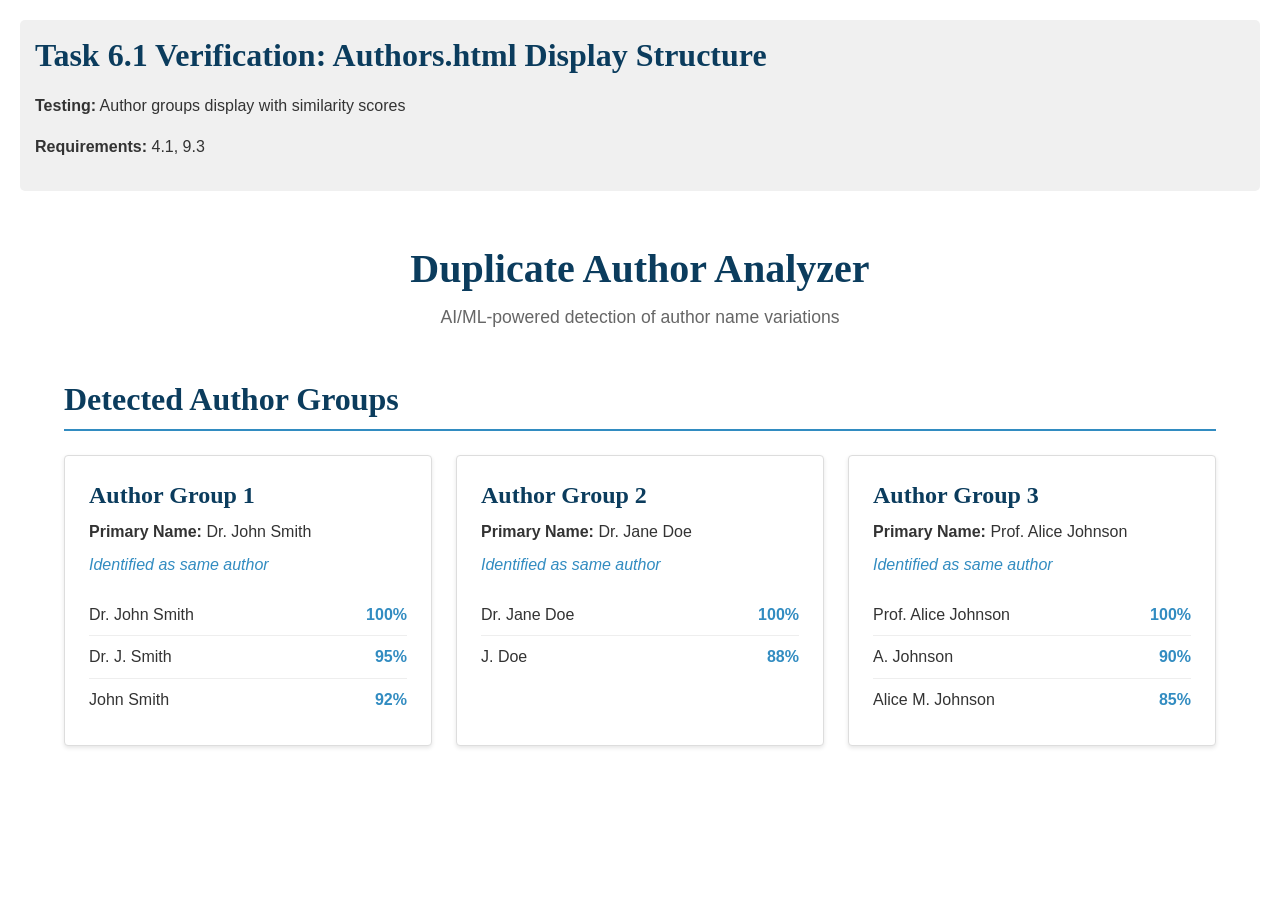
<file: test-authors-display.html>
<!DOCTYPE html>
<html lang="en">
<head>
    <meta charset="UTF-8">
    <meta name="viewport" content="width=device-width, initial-scale=1.0">
    <title>Test Authors Display</title>
    <link rel="stylesheet" href="css/styles.css">
    <style>
        body {
            padding: 20px;
        }
        .test-info {
            background: #f0f0f0;
            padding: 15px;
            margin-bottom: 20px;
            border-radius: 5px;
        }
    </style>
</head>
<body>
    <div class="test-info">
        <h2>Task 6.1 Verification: Authors.html Display Structure</h2>
        <p><strong>Testing:</strong> Author groups display with similarity scores</p>
        <p><strong>Requirements:</strong> 4.1, 9.3</p>
    </div>

    <main class="main-content">
        <header class="page-header">
            <h1>Duplicate Author Analyzer</h1>
            <p>AI/ML-powered detection of author name variations</p>
        </header>

        <section class="author-groups-section">
            <h2 class="section-title">Detected Author Groups</h2>
            <div class="author-groups-container" id="author-groups-container">
                <!-- Author groups will be populated here -->
            </div>
        </section>
    </main>

    <script src="js/api.js" defer></script>
    <script defer>
        // Test the author groups display
        document.addEventListener('DOMContentLoaded', async () => {
            console.log('Testing author groups display...');
            
            try {
                // Fetch author groups (will use mock data)
                const groups = await fetchAuthorGroups();
                console.log('Fetched author groups:', groups);
                
                // Render the groups
                renderAuthorGroups(groups);
                console.log('Author groups rendered successfully!');
                
                // Verify the structure
                const container = document.getElementById('author-groups-container');
                const groupElements = container.querySelectorAll('.author-group');
                
                console.log(`✓ Found ${groupElements.length} author groups`);
                
                groupElements.forEach((group, index) => {
                    const header = group.querySelector('.group-header');
                    const status = group.querySelector('.group-status');
                    const variations = group.querySelectorAll('.author-variations li');
                    
                    console.log(`\nGroup ${index + 1}:`);
                    console.log(`  - Header: ${header?.textContent}`);
                    console.log(`  - Status: ${status?.textContent}`);
                    console.log(`  - Variations: ${variations.length}`);
                    
                    variations.forEach((variation, vIndex) => {
                        const name = variation.querySelector('.author-name')?.textContent;
                        const score = variation.querySelector('.similarity-score')?.textContent;
                        console.log(`    ${vIndex + 1}. ${name} - ${score}`);
                    });
                });
                
                // Verify semantic HTML usage
                const semanticTags = {
                    'main': document.querySelector('main'),
                    'header': document.querySelector('header'),
                    'section': document.querySelector('section'),
                    'article': document.querySelectorAll('article')
                };
                
                console.log('\n✓ Semantic HTML5 tags verification:');
                console.log(`  - <main>: ${semanticTags.main ? 'Present' : 'Missing'}`);
                console.log(`  - <header>: ${semanticTags.header ? 'Present' : 'Missing'}`);
                console.log(`  - <section>: ${semanticTags.section ? 'Present' : 'Missing'}`);
                console.log(`  - <article>: ${semanticTags.article.length} elements`);
                
            } catch (error) {
                console.error('Error during test:', error);
            }
        });
        
        // Copy the renderAuthorGroups function from authors.js
        function renderAuthorGroups(groups) {
            const container = document.getElementById('author-groups-container');
            
            if (!container) {
                console.warn('Author groups container not found');
                return;
            }
            
            container.innerHTML = '';
            
            if (groups.length === 0) {
                container.innerHTML = '<p class="no-groups">No author groups detected yet.</p>';
                return;
            }
            
            groups.forEach((group, index) => {
                const groupElement = createAuthorGroupElement(group, index + 1);
                container.appendChild(groupElement);
            });
        }
        
        function createAuthorGroupElement(group, groupNumber) {
            const groupDiv = document.createElement('article');
            groupDiv.className = 'author-group';
            
            const header = document.createElement('h3');
            header.className = 'group-header';
            header.textContent = `Author Group ${groupNumber}`;
            groupDiv.appendChild(header);
            
            const primaryName = document.createElement('p');
            primaryName.className = 'primary-name';
            primaryName.innerHTML = `<strong>Primary Name:</strong> ${escapeHtml(group.primaryName)}`;
            groupDiv.appendChild(primaryName);
            
            const status = document.createElement('p');
            status.className = 'group-status';
            status.textContent = group.status || 'Identified as same author';
            groupDiv.appendChild(status);
            
            const variationsList = document.createElement('ul');
            variationsList.className = 'author-variations';
            
            group.variations.forEach(variation => {
                const listItem = document.createElement('li');
                listItem.className = 'variation-item';
                
                const nameSpan = document.createElement('span');
                nameSpan.className = 'author-name';
                nameSpan.textContent = variation.name;
                
                const scoreSpan = document.createElement('span');
                scoreSpan.className = 'similarity-score';
                scoreSpan.textContent = `${variation.similarityScore}%`;
                
                listItem.appendChild(nameSpan);
                listItem.appendChild(scoreSpan);
                variationsList.appendChild(listItem);
            });
            
            groupDiv.appendChild(variationsList);
            
            return groupDiv;
        }
        
        function escapeHtml(text) {
            const div = document.createElement('div');
            div.textContent = text;
            return div.innerHTML;
        }
    </script>
</body>
</html>
</file>
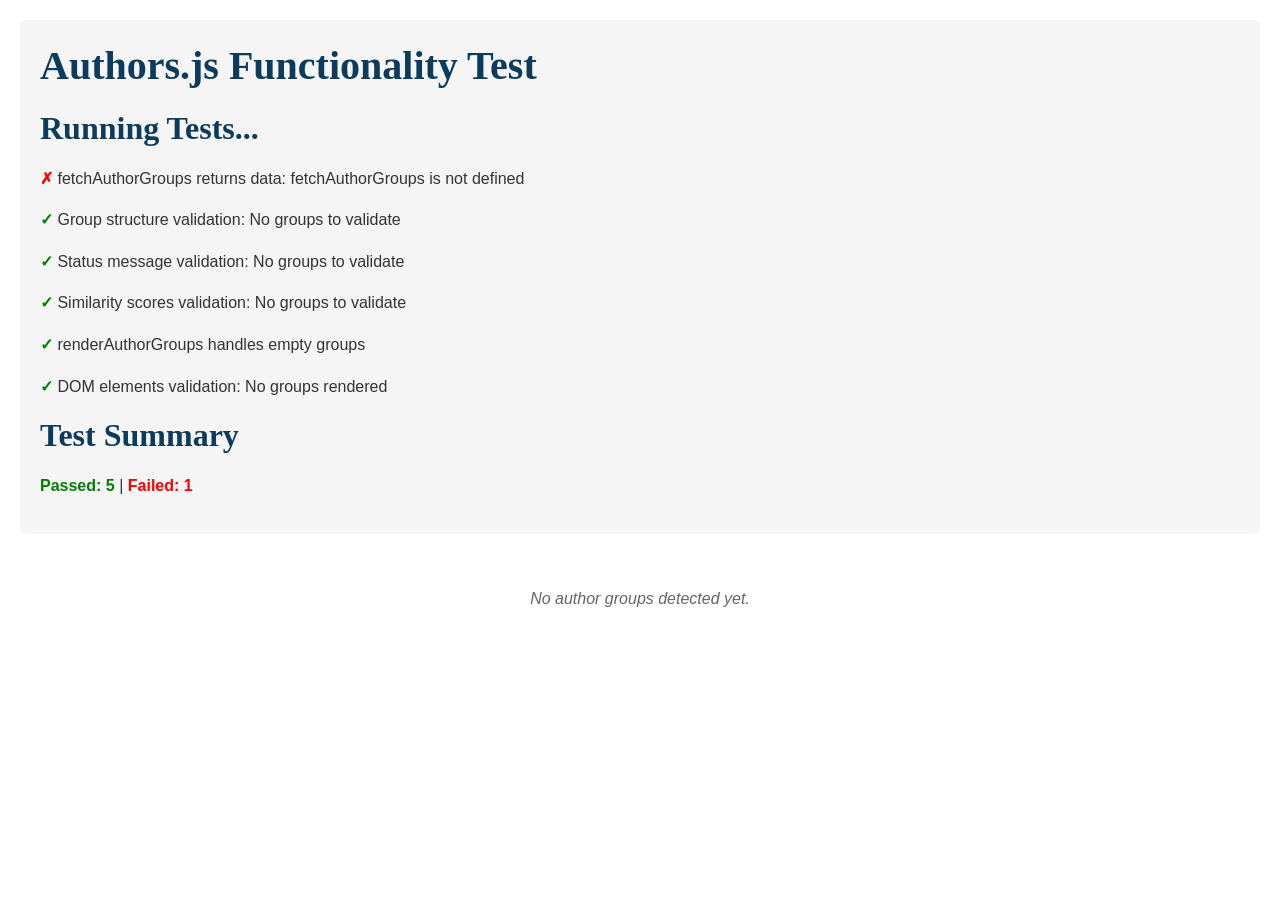
<file: test-authors-functionality.html>
<!DOCTYPE html>
<html lang="en">
<head>
    <meta charset="UTF-8">
    <meta name="viewport" content="width=device-width, initial-scale=1.0">
    <title>Test Authors Functionality</title>
    <link rel="stylesheet" href="css/styles.css">
    <style>
        .test-results {
            margin: 20px;
            padding: 20px;
            background: #f5f5f5;
            border-radius: 5px;
        }
        .test-pass {
            color: green;
            font-weight: bold;
        }
        .test-fail {
            color: red;
            font-weight: bold;
        }
    </style>
</head>
<body>
    <div class="test-results">
        <h1>Authors.js Functionality Test</h1>
        <div id="test-output"></div>
    </div>

    <!-- Test container -->
    <div id="author-groups-container"></div>

    <script src="js/api.js" defer></script>
    <script defer>
        // Test suite for authors.js functionality
        const testOutput = document.getElementById('test-output');
        let testsPassed = 0;
        let testsFailed = 0;

        function logTest(name, passed, message = '') {
            const result = document.createElement('div');
            result.innerHTML = `<p><span class="${passed ? 'test-pass' : 'test-fail'}">${passed ? '✓' : '✗'}</span> ${name}${message ? ': ' + message : ''}</p>`;
            testOutput.appendChild(result);
            if (passed) testsPassed++;
            else testsFailed++;
        }

        // Test 1: loadAuthorGroups function exists
        async function testLoadAuthorGroupsExists() {
            try {
                const groups = await fetchAuthorGroups();
                logTest('fetchAuthorGroups returns data', groups && Array.isArray(groups), `Returned ${groups.length} groups`);
                return groups;
            } catch (error) {
                logTest('fetchAuthorGroups returns data', false, error.message);
                return [];
            }
        }

        // Test 2: renderAuthorGroups function
        function testRenderAuthorGroups(groups) {
            const container = document.getElementById('author-groups-container');
            
            // Clear container
            container.innerHTML = '';
            
            // Render groups
            if (groups.length === 0) {
                container.innerHTML = '<p class="no-groups">No author groups detected yet.</p>';
                logTest('renderAuthorGroups handles empty groups', true);
                return;
            }
            
            groups.forEach((group, index) => {
                const groupElement = createAuthorGroupElement(group, index + 1);
                container.appendChild(groupElement);
            });
            
            const renderedGroups = container.querySelectorAll('.author-group');
            logTest('renderAuthorGroups creates correct number of groups', renderedGroups.length === groups.length, `Expected ${groups.length}, got ${renderedGroups.length}`);
        }

        // Test 3: createAuthorGroupElement function
        function createAuthorGroupElement(group, groupNumber) {
            const groupDiv = document.createElement('article');
            groupDiv.className = 'author-group';
            
            // Group header
            const header = document.createElement('h3');
            header.className = 'group-header';
            header.textContent = `Author Group ${groupNumber}`;
            groupDiv.appendChild(header);
            
            // Primary name
            const primaryName = document.createElement('p');
            primaryName.className = 'primary-name';
            primaryName.innerHTML = `<strong>Primary Name:</strong> ${escapeHtml(group.primaryName)}`;
            groupDiv.appendChild(primaryName);
            
            // Status message
            const status = document.createElement('p');
            status.className = 'group-status';
            status.textContent = group.status || 'Identified as same author';
            groupDiv.appendChild(status);
            
            // Variations list
            const variationsList = document.createElement('ul');
            variationsList.className = 'author-variations';
            
            group.variations.forEach(variation => {
                const listItem = document.createElement('li');
                listItem.className = 'variation-item';
                
                const nameSpan = document.createElement('span');
                nameSpan.className = 'author-name';
                nameSpan.textContent = variation.name;
                
                const scoreSpan = document.createElement('span');
                scoreSpan.className = 'similarity-score';
                scoreSpan.textContent = `${variation.similarityScore}%`;
                
                listItem.appendChild(nameSpan);
                listItem.appendChild(scoreSpan);
                variationsList.appendChild(listItem);
            });
            
            groupDiv.appendChild(variationsList);
            
            return groupDiv;
        }

        function escapeHtml(text) {
            const div = document.createElement('div');
            div.textContent = text;
            return div.innerHTML;
        }

        // Test 4: Verify group structure
        function testGroupStructure(groups) {
            if (groups.length === 0) {
                logTest('Group structure validation', true, 'No groups to validate');
                return;
            }

            const firstGroup = groups[0];
            const hasGroupId = firstGroup.hasOwnProperty('groupId');
            const hasPrimaryName = firstGroup.hasOwnProperty('primaryName');
            const hasVariations = firstGroup.hasOwnProperty('variations') && Array.isArray(firstGroup.variations);
            const hasStatus = firstGroup.hasOwnProperty('status');

            logTest('Group has groupId', hasGroupId);
            logTest('Group has primaryName', hasPrimaryName);
            logTest('Group has variations array', hasVariations);
            logTest('Group has status', hasStatus);

            if (hasVariations && firstGroup.variations.length > 0) {
                const firstVariation = firstGroup.variations[0];
                const hasName = firstVariation.hasOwnProperty('name');
                const hasScore = firstVariation.hasOwnProperty('similarityScore');
                logTest('Variation has name', hasName);
                logTest('Variation has similarityScore', hasScore);
            }
        }

        // Test 5: Verify status message
        function testStatusMessage(groups) {
            if (groups.length === 0) {
                logTest('Status message validation', true, 'No groups to validate');
                return;
            }

            const allHaveStatus = groups.every(group => 
                group.status && group.status.includes('Identified as same author')
            );
            logTest('All groups have correct status message', allHaveStatus);
        }

        // Test 6: Verify similarity scores
        function testSimilarityScores(groups) {
            if (groups.length === 0) {
                logTest('Similarity scores validation', true, 'No groups to validate');
                return;
            }

            let allScoresValid = true;
            groups.forEach(group => {
                group.variations.forEach(variation => {
                    if (typeof variation.similarityScore !== 'number' || 
                        variation.similarityScore < 0 || 
                        variation.similarityScore > 100) {
                        allScoresValid = false;
                    }
                });
            });
            logTest('All similarity scores are valid (0-100)', allScoresValid);
        }

        // Test 7: Verify DOM elements are created correctly
        function testDOMElements() {
            const container = document.getElementById('author-groups-container');
            const groups = container.querySelectorAll('.author-group');
            
            if (groups.length === 0) {
                logTest('DOM elements validation', true, 'No groups rendered');
                return;
            }

            const firstGroup = groups[0];
            const hasHeader = firstGroup.querySelector('.group-header') !== null;
            const hasPrimaryName = firstGroup.querySelector('.primary-name') !== null;
            const hasStatus = firstGroup.querySelector('.group-status') !== null;
            const hasVariations = firstGroup.querySelector('.author-variations') !== null;

            logTest('Group has header element', hasHeader);
            logTest('Group has primary name element', hasPrimaryName);
            logTest('Group has status element', hasStatus);
            logTest('Group has variations list', hasVariations);

            const variations = firstGroup.querySelectorAll('.variation-item');
            if (variations.length > 0) {
                const firstVariation = variations[0];
                const hasNameSpan = firstVariation.querySelector('.author-name') !== null;
                const hasScoreSpan = firstVariation.querySelector('.similarity-score') !== null;
                logTest('Variation has name span', hasNameSpan);
                logTest('Variation has score span', hasScoreSpan);
            }
        }

        // Run all tests
        async function runTests() {
            testOutput.innerHTML = '<h2>Running Tests...</h2>';
            
            const groups = await testLoadAuthorGroupsExists();
            testGroupStructure(groups);
            testStatusMessage(groups);
            testSimilarityScores(groups);
            testRenderAuthorGroups(groups);
            testDOMElements();

            // Summary
            const summary = document.createElement('div');
            summary.innerHTML = `<h2>Test Summary</h2><p><span class="test-pass">Passed: ${testsPassed}</span> | <span class="test-fail">Failed: ${testsFailed}</span></p>`;
            testOutput.appendChild(summary);

            if (testsFailed === 0) {
                const success = document.createElement('div');
                success.innerHTML = '<h3 style="color: green;">✓ All tests passed! Task 6.2 is complete.</h3>';
                testOutput.appendChild(success);
            }
        }

        // Run tests when page loads
        runTests();
    </script>
</body>
</html>
</file>
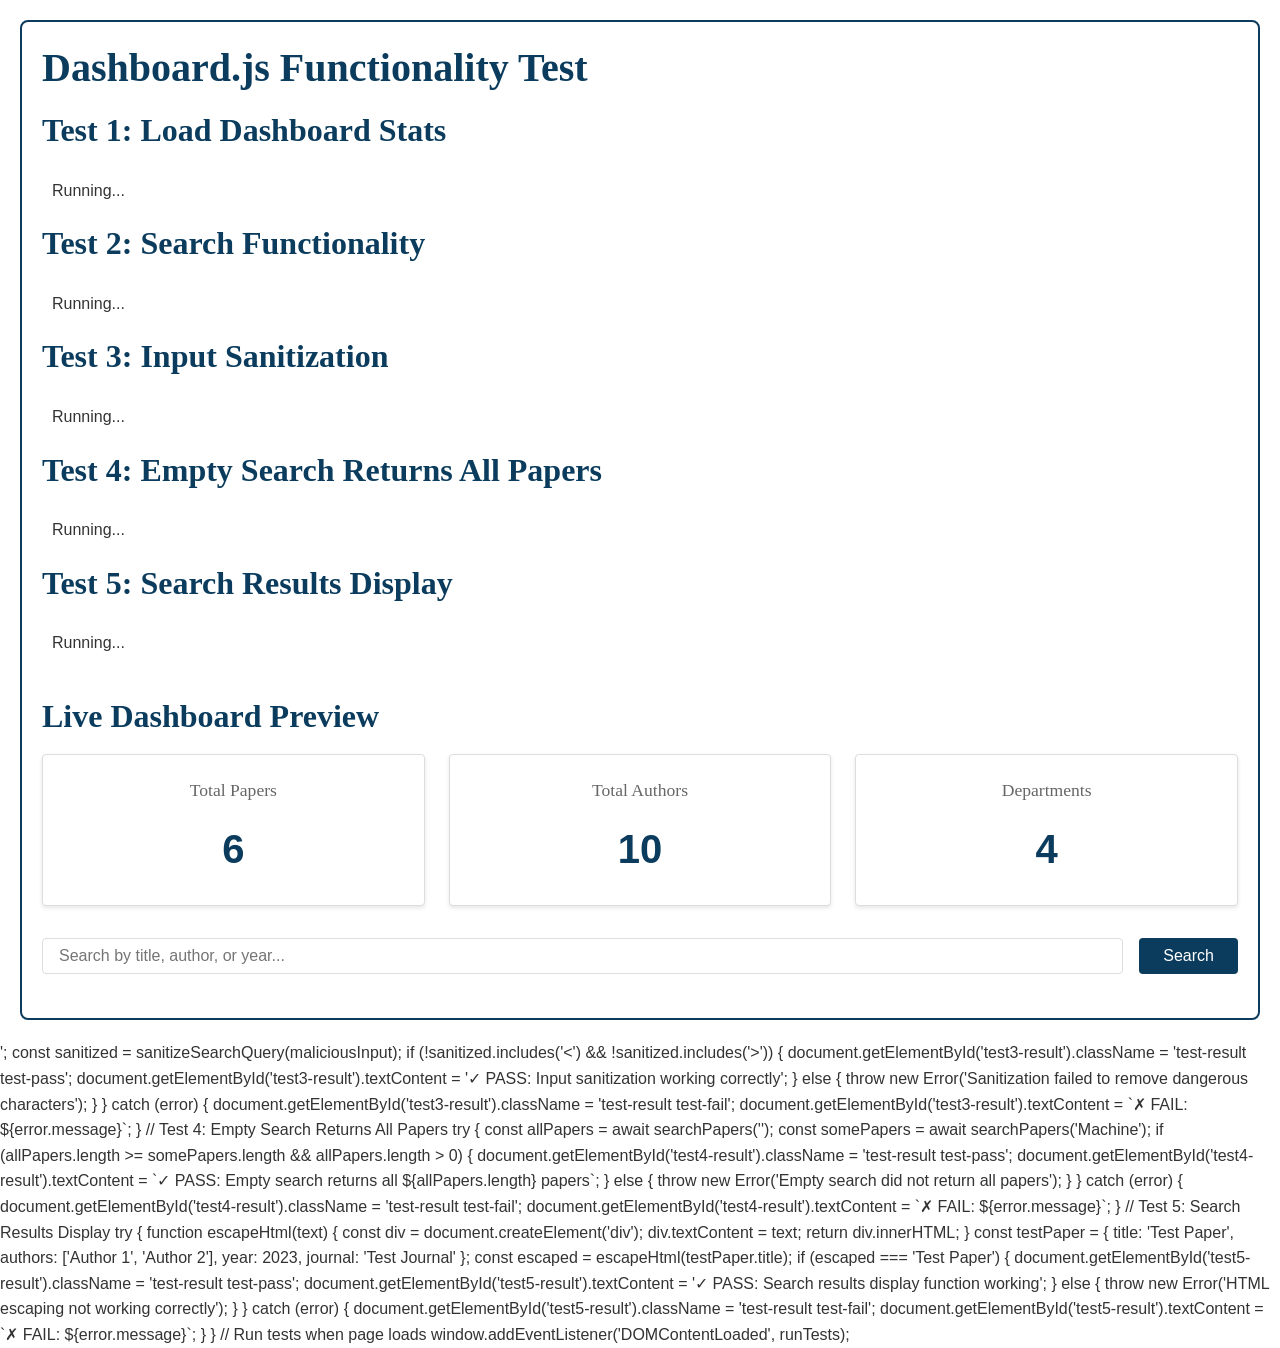
<file: test-dashboard.html>
<!DOCTYPE html>
<html lang="en">
<head>
    <meta charset="UTF-8">
    <meta name="viewport" content="width=device-width, initial-scale=1.0">
    <title>Dashboard Test - CHARUSAT Research Analyzer</title>
    <link rel="stylesheet" href="css/styles.css">
    <style>
        .test-section {
            margin: 20px;
            padding: 20px;
            border: 2px solid #0B3C5D;
            border-radius: 8px;
        }
        .test-result {
            padding: 10px;
            margin: 10px 0;
            border-radius: 4px;
        }
        .test-pass {
            background-color: #d4edda;
            color: #155724;
        }
        .test-fail {
            background-color: #f8d7da;
            color: #721c24;
        }
    </style>
</head>
<body>
    <div class="test-section">
        <h1>Dashboard.js Functionality Test</h1>
        
        <h2>Test 1: Load Dashboard Stats</h2>
        <div id="test1-result" class="test-result">Running...</div>
        
        <h2>Test 2: Search Functionality</h2>
        <div id="test2-result" class="test-result">Running...</div>
        
        <h2>Test 3: Input Sanitization</h2>
        <div id="test3-result" class="test-result">Running...</div>
        
        <h2>Test 4: Empty Search Returns All Papers</h2>
        <div id="test4-result" class="test-result">Running...</div>
        
        <h2>Test 5: Search Results Display</h2>
        <div id="test5-result" class="test-result">Running...</div>
        
        <div style="margin-top: 30px;">
            <h2>Live Dashboard Preview</h2>
            <div class="dashboard-cards">
                <article class="card">
                    <h3 class="card-title">Total Papers</h3>
                    <p class="card-value" id="total-papers">0</p>
                </article>
                <article class="card">
                    <h3 class="card-title">Total Authors</h3>
                    <p class="card-value" id="total-authors">0</p>
                </article>
                <article class="card">
                    <h3 class="card-title">Departments</h3>
                    <p class="card-value" id="total-departments">0</p>
                </article>
            </div>
            
            <div class="search-container" style="margin-top: 20px;">
                <input type="text" id="search-input" placeholder="Search by title, author, or year...">
                <button id="search-button">Search</button>
            </div>
            <div id="search-results" class="search-results"></div>
        </div>
    </div>

    <script src="js/api.js" defer></script>
    <script defer>
        // Test Suite
        async function runTests() {
            // Test 1: Load Dashboard Stats
            try {
                const stats = await fetchDashboardStats();
                if (stats.totalPapers > 0 && stats.totalAuthors > 0 && stats.totalDepartments > 0) {
                    document.getElementById('test1-result').className = 'test-result test-pass';
                    document.getElementById('test1-result').textContent = `✓ PASS: Stats loaded (Papers: ${stats.totalPapers}, Authors: ${stats.totalAuthors}, Departments: ${stats.totalDepartments})`;
                } else {
                    throw new Error('Stats values are zero');
                }
            } catch (error) {
                document.getElementById('test1-result').className = 'test-result test-fail';
                document.getElementById('test1-result').textContent = `✗ FAIL: ${error.message}`;
            }

            // Test 2: Search Functionality
            try {
                const results = await searchPapers('Machine Learning');
                if (results.length > 0 && results[0].title.includes('Machine Learning')) {
                    document.getElementById('test2-result').className = 'test-result test-pass';
                    document.getElementById('test2-result').textContent = `✓ PASS: Search found ${results.length} result(s)`;
                } else {
                    throw new Error('Search did not return expected results');
                }
            } catch (error) {
                document.getElementById('test2-result').className = 'test-result test-fail';
                document.getElementById('test2-result').textContent = `✗ FAIL: ${error.message}`;
            }

            // Test 3: Input Sanitization
            try {
                function sanitizeSearchQuery(query) {
                    if (!query || typeof query !== 'string') {
                        return '';
                    }
                    return query.trim().replace(/[<>]/g, '');
                }
                
                const maliciousInput = '<script>alert("xss")</script>';
                const sanitized = sanitizeSearchQuery(maliciousInput);
                if (!sanitized.includes('<') && !sanitized.includes('>')) {
                    document.getElementById('test3-result').className = 'test-result test-pass';
                    document.getElementById('test3-result').textContent = '✓ PASS: Input sanitization working correctly';
                } else {
                    throw new Error('Sanitization failed to remove dangerous characters');
                }
            } catch (error) {
                document.getElementById('test3-result').className = 'test-result test-fail';
                document.getElementById('test3-result').textContent = `✗ FAIL: ${error.message}`;
            }

            // Test 4: Empty Search Returns All Papers
            try {
                const allPapers = await searchPapers('');
                const somePapers = await searchPapers('Machine');
                if (allPapers.length >= somePapers.length && allPapers.length > 0) {
                    document.getElementById('test4-result').className = 'test-result test-pass';
                    document.getElementById('test4-result').textContent = `✓ PASS: Empty search returns all ${allPapers.length} papers`;
                } else {
                    throw new Error('Empty search did not return all papers');
                }
            } catch (error) {
                document.getElementById('test4-result').className = 'test-result test-fail';
                document.getElementById('test4-result').textContent = `✗ FAIL: ${error.message}`;
            }

            // Test 5: Search Results Display
            try {
                function escapeHtml(text) {
                    const div = document.createElement('div');
                    div.textContent = text;
                    return div.innerHTML;
                }
                
                const testPaper = {
                    title: 'Test Paper',
                    authors: ['Author 1', 'Author 2'],
                    year: 2023,
                    journal: 'Test Journal'
                };
                
                const escaped = escapeHtml(testPaper.title);
                if (escaped === 'Test Paper') {
                    document.getElementById('test5-result').className = 'test-result test-pass';
                    document.getElementById('test5-result').textContent = '✓ PASS: Search results display function working';
                } else {
                    throw new Error('HTML escaping not working correctly');
                }
            } catch (error) {
                document.getElementById('test5-result').className = 'test-result test-fail';
                document.getElementById('test5-result').textContent = `✗ FAIL: ${error.message}`;
            }
        }

        // Run tests when page loads
        window.addEventListener('DOMContentLoaded', runTests);
    </script>
    <script src="js/dashboard.js" defer></script>
</body>
</html>
</file>
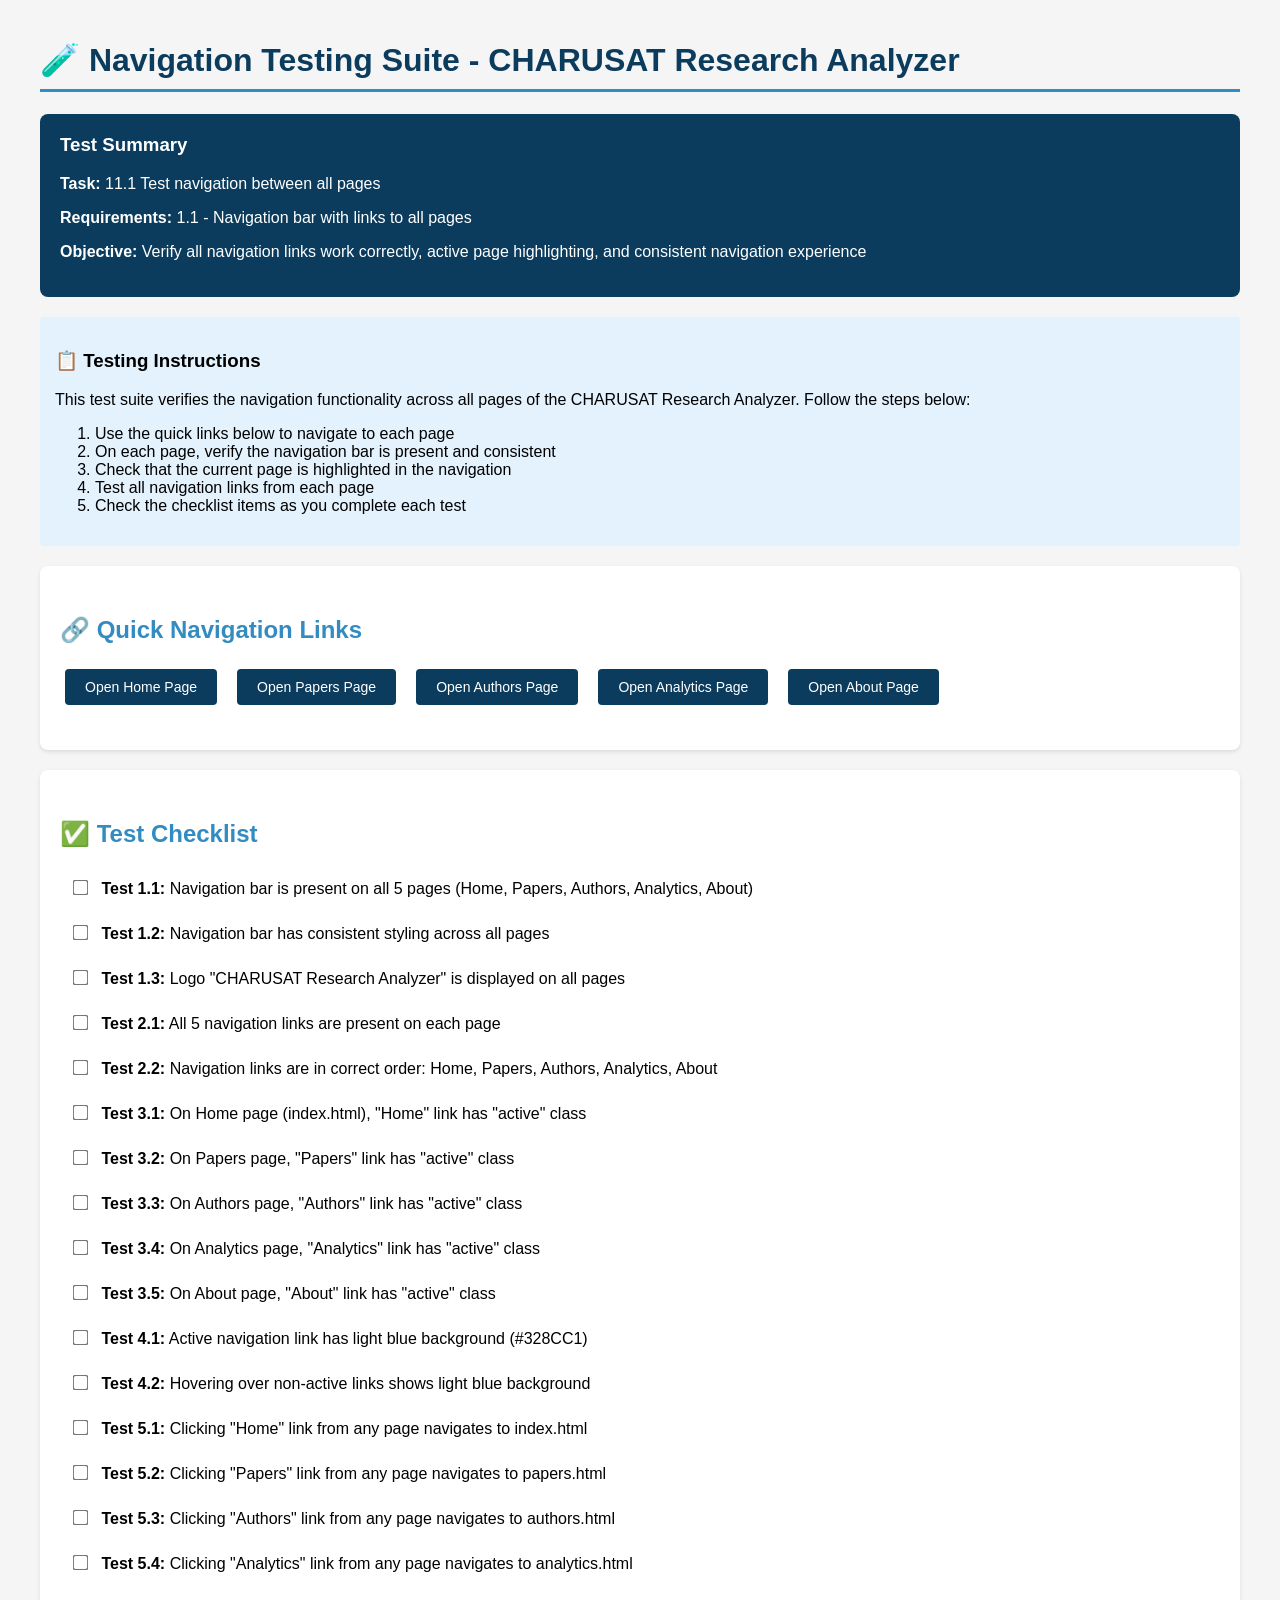
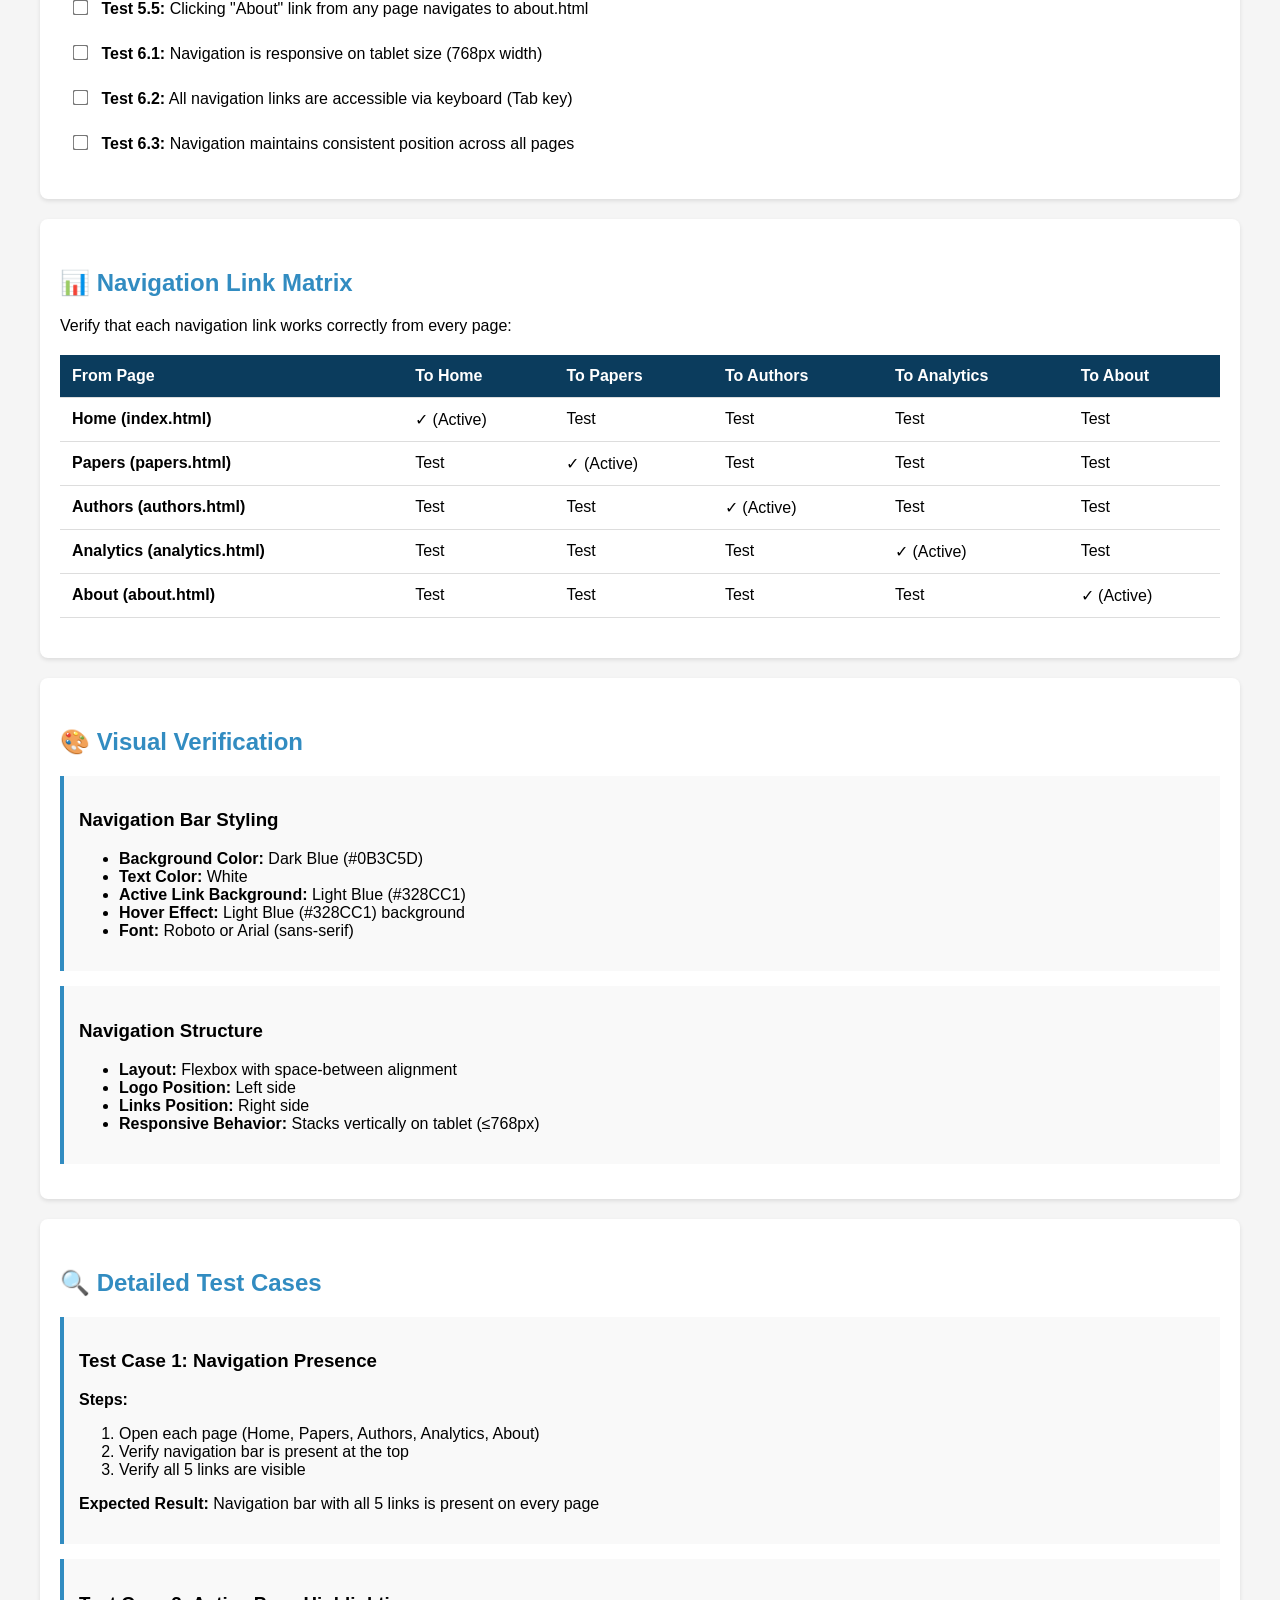
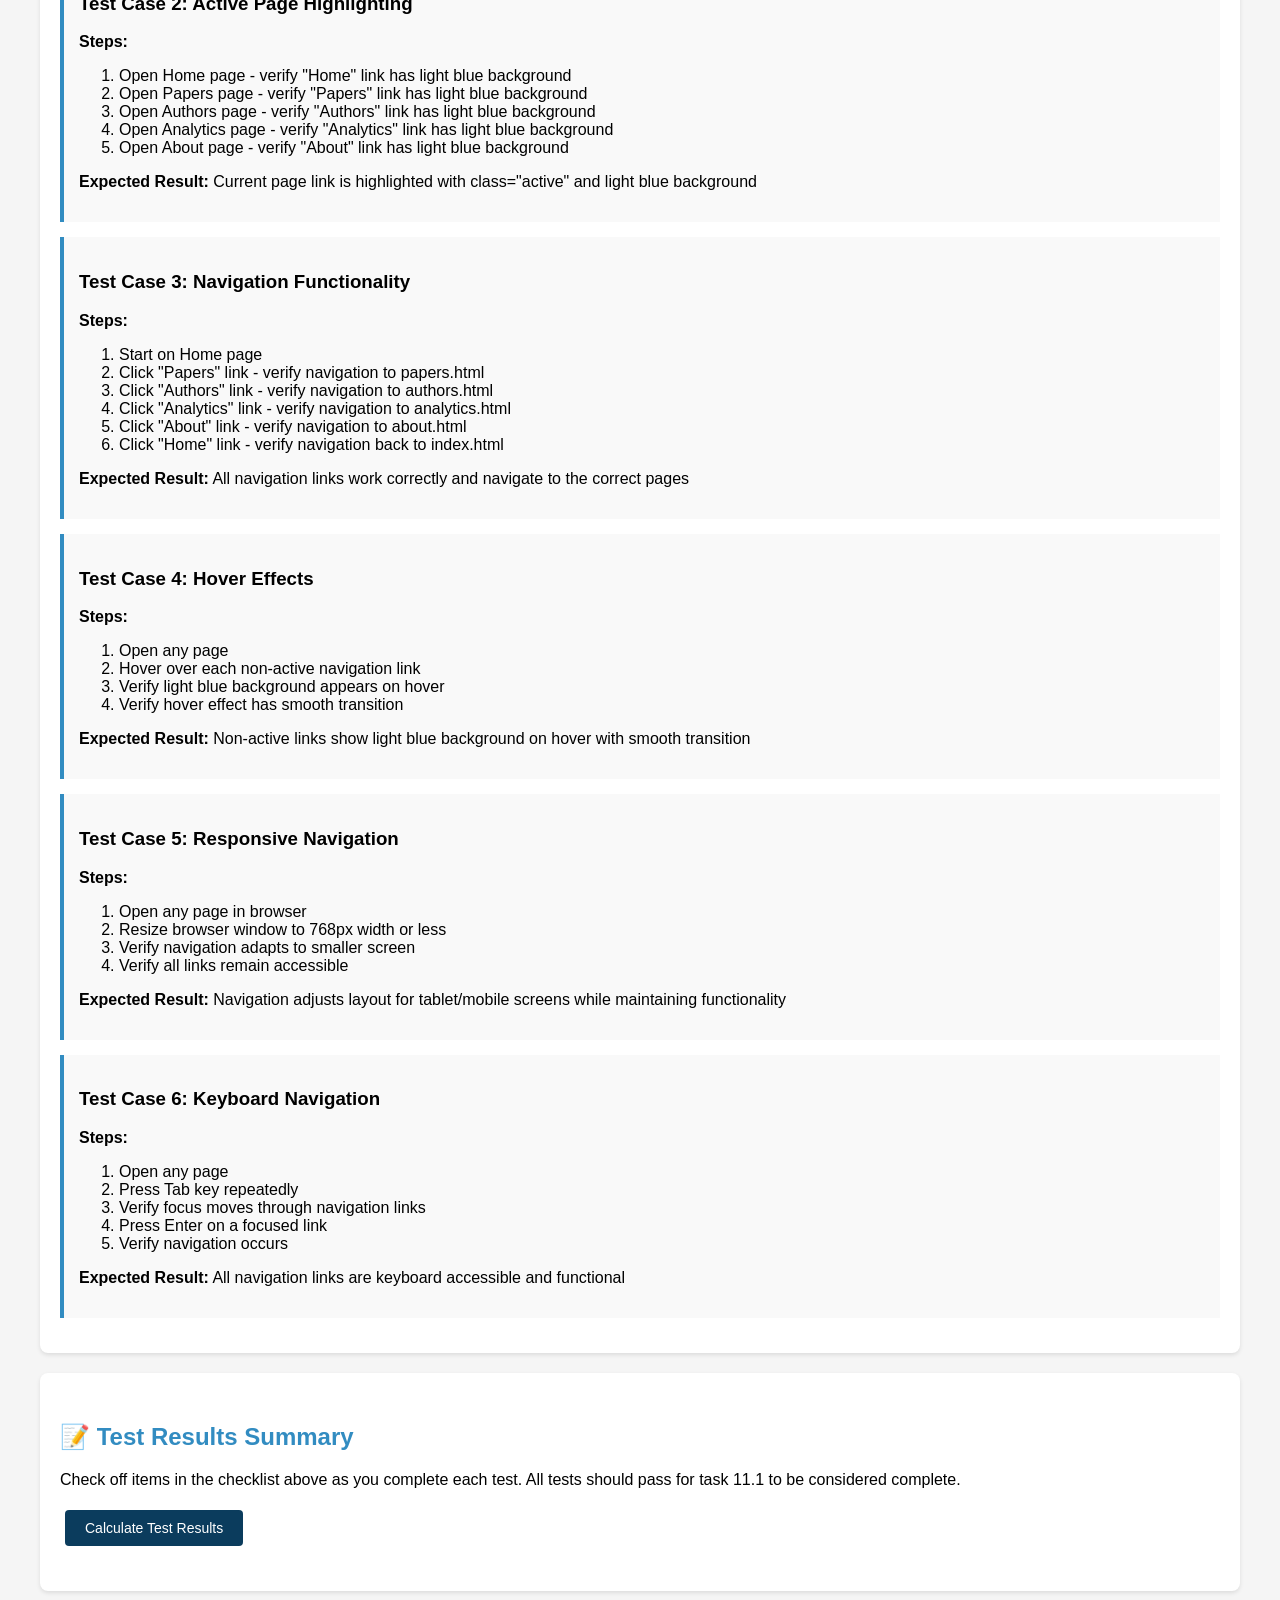
<file: test-navigation.html>
<!DOCTYPE html>
<html lang="en">
<head>
    <meta charset="UTF-8">
    <meta name="viewport" content="width=device-width, initial-scale=1.0">
    <title>Navigation Test - CHARUSAT Research Analyzer</title>
    <style>
        body {
            font-family: Arial, sans-serif;
            max-width: 1200px;
            margin: 0 auto;
            padding: 20px;
            background-color: #f5f5f5;
        }
        h1 {
            color: #0B3C5D;
            border-bottom: 3px solid #328CC1;
            padding-bottom: 10px;
        }
        h2 {
            color: #328CC1;
            margin-top: 30px;
        }
        .test-section {
            background: white;
            padding: 20px;
            margin: 20px 0;
            border-radius: 8px;
            box-shadow: 0 2px 4px rgba(0,0,0,0.1);
        }
        .test-item {
            margin: 15px 0;
            padding: 15px;
            background: #f9f9f9;
            border-left: 4px solid #328CC1;
        }
        .pass {
            border-left-color: #4CAF50;
        }
        .fail {
            border-left-color: #f44336;
        }
        .status {
            font-weight: bold;
            padding: 5px 10px;
            border-radius: 4px;
            display: inline-block;
            margin-left: 10px;
        }
        .status.pass {
            background: #4CAF50;
            color: white;
        }
        .status.fail {
            background: #f44336;
            color: white;
        }
        .status.pending {
            background: #ff9800;
            color: white;
        }
        button {
            background: #0B3C5D;
            color: white;
            border: none;
            padding: 10px 20px;
            border-radius: 4px;
            cursor: pointer;
            margin: 5px;
            font-size: 14px;
        }
        button:hover {
            background: #328CC1;
        }
        .test-links {
            display: flex;
            flex-wrap: wrap;
            gap: 10px;
            margin: 20px 0;
        }
        .instructions {
            background: #e3f2fd;
            padding: 15px;
            border-radius: 4px;
            margin: 20px 0;
        }
        .checklist {
            list-style: none;
            padding: 0;
        }
        .checklist li {
            padding: 10px;
            margin: 5px 0;
            background: white;
            border-radius: 4px;
        }
        .checklist input[type="checkbox"] {
            margin-right: 10px;
            transform: scale(1.2);
        }
        table {
            width: 100%;
            border-collapse: collapse;
            margin: 20px 0;
        }
        th, td {
            padding: 12px;
            text-align: left;
            border-bottom: 1px solid #ddd;
        }
        th {
            background: #0B3C5D;
            color: white;
        }
        tr:hover {
            background: #f5f5f5;
        }
        .summary {
            background: #0B3C5D;
            color: white;
            padding: 20px;
            border-radius: 8px;
            margin: 20px 0;
        }
        .summary h3 {
            margin-top: 0;
        }
    </style>
</head>
<body>
    <h1>🧪 Navigation Testing Suite - CHARUSAT Research Analyzer</h1>
    
    <div class="summary">
        <h3>Test Summary</h3>
        <p><strong>Task:</strong> 11.1 Test navigation between all pages</p>
        <p><strong>Requirements:</strong> 1.1 - Navigation bar with links to all pages</p>
        <p><strong>Objective:</strong> Verify all navigation links work correctly, active page highlighting, and consistent navigation experience</p>
    </div>

    <div class="instructions">
        <h3>📋 Testing Instructions</h3>
        <p>This test suite verifies the navigation functionality across all pages of the CHARUSAT Research Analyzer. Follow the steps below:</p>
        <ol>
            <li>Use the quick links below to navigate to each page</li>
            <li>On each page, verify the navigation bar is present and consistent</li>
            <li>Check that the current page is highlighted in the navigation</li>
            <li>Test all navigation links from each page</li>
            <li>Check the checklist items as you complete each test</li>
        </ol>
    </div>

    <div class="test-section">
        <h2>🔗 Quick Navigation Links</h2>
        <div class="test-links">
            <button onclick="window.open('index.html', '_blank')">Open Home Page</button>
            <button onclick="window.open('papers.html', '_blank')">Open Papers Page</button>
            <button onclick="window.open('authors.html', '_blank')">Open Authors Page</button>
            <button onclick="window.open('analytics.html', '_blank')">Open Analytics Page</button>
            <button onclick="window.open('about.html', '_blank')">Open About Page</button>
        </div>
    </div>

    <div class="test-section">
        <h2>✅ Test Checklist</h2>
        <ul class="checklist">
            <li>
                <input type="checkbox" id="test1">
                <label for="test1"><strong>Test 1.1:</strong> Navigation bar is present on all 5 pages (Home, Papers, Authors, Analytics, About)</label>
            </li>
            <li>
                <input type="checkbox" id="test2">
                <label for="test2"><strong>Test 1.2:</strong> Navigation bar has consistent styling across all pages</label>
            </li>
            <li>
                <input type="checkbox" id="test3">
                <label for="test3"><strong>Test 1.3:</strong> Logo "CHARUSAT Research Analyzer" is displayed on all pages</label>
            </li>
            <li>
                <input type="checkbox" id="test4">
                <label for="test4"><strong>Test 2.1:</strong> All 5 navigation links are present on each page</label>
            </li>
            <li>
                <input type="checkbox" id="test5">
                <label for="test5"><strong>Test 2.2:</strong> Navigation links are in correct order: Home, Papers, Authors, Analytics, About</label>
            </li>
            <li>
                <input type="checkbox" id="test6">
                <label for="test6"><strong>Test 3.1:</strong> On Home page (index.html), "Home" link has "active" class</label>
            </li>
            <li>
                <input type="checkbox" id="test7">
                <label for="test7"><strong>Test 3.2:</strong> On Papers page, "Papers" link has "active" class</label>
            </li>
            <li>
                <input type="checkbox" id="test8">
                <label for="test8"><strong>Test 3.3:</strong> On Authors page, "Authors" link has "active" class</label>
            </li>
            <li>
                <input type="checkbox" id="test9">
                <label for="test9"><strong>Test 3.4:</strong> On Analytics page, "Analytics" link has "active" class</label>
            </li>
            <li>
                <input type="checkbox" id="test10">
                <label for="test10"><strong>Test 3.5:</strong> On About page, "About" link has "active" class</label>
            </li>
            <li>
                <input type="checkbox" id="test11">
                <label for="test11"><strong>Test 4.1:</strong> Active navigation link has light blue background (#328CC1)</label>
            </li>
            <li>
                <input type="checkbox" id="test12">
                <label for="test12"><strong>Test 4.2:</strong> Hovering over non-active links shows light blue background</label>
            </li>
            <li>
                <input type="checkbox" id="test13">
                <label for="test13"><strong>Test 5.1:</strong> Clicking "Home" link from any page navigates to index.html</label>
            </li>
            <li>
                <input type="checkbox" id="test14">
                <label for="test14"><strong>Test 5.2:</strong> Clicking "Papers" link from any page navigates to papers.html</label>
            </li>
            <li>
                <input type="checkbox" id="test15">
                <label for="test15"><strong>Test 5.3:</strong> Clicking "Authors" link from any page navigates to authors.html</label>
            </li>
            <li>
                <input type="checkbox" id="test16">
                <label for="test16"><strong>Test 5.4:</strong> Clicking "Analytics" link from any page navigates to analytics.html</label>
            </li>
            <li>
                <input type="checkbox" id="test17">
                <label for="test17"><strong>Test 5.5:</strong> Clicking "About" link from any page navigates to about.html</label>
            </li>
            <li>
                <input type="checkbox" id="test18">
                <label for="test18"><strong>Test 6.1:</strong> Navigation is responsive on tablet size (768px width)</label>
            </li>
            <li>
                <input type="checkbox" id="test19">
                <label for="test19"><strong>Test 6.2:</strong> All navigation links are accessible via keyboard (Tab key)</label>
            </li>
            <li>
                <input type="checkbox" id="test20">
                <label for="test20"><strong>Test 6.3:</strong> Navigation maintains consistent position across all pages</label>
            </li>
        </ul>
    </div>

    <div class="test-section">
        <h2>📊 Navigation Link Matrix</h2>
        <p>Verify that each navigation link works correctly from every page:</p>
        <table>
            <thead>
                <tr>
                    <th>From Page</th>
                    <th>To Home</th>
                    <th>To Papers</th>
                    <th>To Authors</th>
                    <th>To Analytics</th>
                    <th>To About</th>
                </tr>
            </thead>
            <tbody>
                <tr>
                    <td><strong>Home (index.html)</strong></td>
                    <td>✓ (Active)</td>
                    <td>Test</td>
                    <td>Test</td>
                    <td>Test</td>
                    <td>Test</td>
                </tr>
                <tr>
                    <td><strong>Papers (papers.html)</strong></td>
                    <td>Test</td>
                    <td>✓ (Active)</td>
                    <td>Test</td>
                    <td>Test</td>
                    <td>Test</td>
                </tr>
                <tr>
                    <td><strong>Authors (authors.html)</strong></td>
                    <td>Test</td>
                    <td>Test</td>
                    <td>✓ (Active)</td>
                    <td>Test</td>
                    <td>Test</td>
                </tr>
                <tr>
                    <td><strong>Analytics (analytics.html)</strong></td>
                    <td>Test</td>
                    <td>Test</td>
                    <td>Test</td>
                    <td>✓ (Active)</td>
                    <td>Test</td>
                </tr>
                <tr>
                    <td><strong>About (about.html)</strong></td>
                    <td>Test</td>
                    <td>Test</td>
                    <td>Test</td>
                    <td>Test</td>
                    <td>✓ (Active)</td>
                </tr>
            </tbody>
        </table>
    </div>

    <div class="test-section">
        <h2>🎨 Visual Verification</h2>
        <div class="test-item">
            <h3>Navigation Bar Styling</h3>
            <ul>
                <li><strong>Background Color:</strong> Dark Blue (#0B3C5D)</li>
                <li><strong>Text Color:</strong> White</li>
                <li><strong>Active Link Background:</strong> Light Blue (#328CC1)</li>
                <li><strong>Hover Effect:</strong> Light Blue (#328CC1) background</li>
                <li><strong>Font:</strong> Roboto or Arial (sans-serif)</li>
            </ul>
        </div>
        <div class="test-item">
            <h3>Navigation Structure</h3>
            <ul>
                <li><strong>Layout:</strong> Flexbox with space-between alignment</li>
                <li><strong>Logo Position:</strong> Left side</li>
                <li><strong>Links Position:</strong> Right side</li>
                <li><strong>Responsive Behavior:</strong> Stacks vertically on tablet (≤768px)</li>
            </ul>
        </div>
    </div>

    <div class="test-section">
        <h2>🔍 Detailed Test Cases</h2>
        
        <div class="test-item">
            <h3>Test Case 1: Navigation Presence</h3>
            <p><strong>Steps:</strong></p>
            <ol>
                <li>Open each page (Home, Papers, Authors, Analytics, About)</li>
                <li>Verify navigation bar is present at the top</li>
                <li>Verify all 5 links are visible</li>
            </ol>
            <p><strong>Expected Result:</strong> Navigation bar with all 5 links is present on every page</p>
        </div>

        <div class="test-item">
            <h3>Test Case 2: Active Page Highlighting</h3>
            <p><strong>Steps:</strong></p>
            <ol>
                <li>Open Home page - verify "Home" link has light blue background</li>
                <li>Open Papers page - verify "Papers" link has light blue background</li>
                <li>Open Authors page - verify "Authors" link has light blue background</li>
                <li>Open Analytics page - verify "Analytics" link has light blue background</li>
                <li>Open About page - verify "About" link has light blue background</li>
            </ol>
            <p><strong>Expected Result:</strong> Current page link is highlighted with class="active" and light blue background</p>
        </div>

        <div class="test-item">
            <h3>Test Case 3: Navigation Functionality</h3>
            <p><strong>Steps:</strong></p>
            <ol>
                <li>Start on Home page</li>
                <li>Click "Papers" link - verify navigation to papers.html</li>
                <li>Click "Authors" link - verify navigation to authors.html</li>
                <li>Click "Analytics" link - verify navigation to analytics.html</li>
                <li>Click "About" link - verify navigation to about.html</li>
                <li>Click "Home" link - verify navigation back to index.html</li>
            </ol>
            <p><strong>Expected Result:</strong> All navigation links work correctly and navigate to the correct pages</p>
        </div>

        <div class="test-item">
            <h3>Test Case 4: Hover Effects</h3>
            <p><strong>Steps:</strong></p>
            <ol>
                <li>Open any page</li>
                <li>Hover over each non-active navigation link</li>
                <li>Verify light blue background appears on hover</li>
                <li>Verify hover effect has smooth transition</li>
            </ol>
            <p><strong>Expected Result:</strong> Non-active links show light blue background on hover with smooth transition</p>
        </div>

        <div class="test-item">
            <h3>Test Case 5: Responsive Navigation</h3>
            <p><strong>Steps:</strong></p>
            <ol>
                <li>Open any page in browser</li>
                <li>Resize browser window to 768px width or less</li>
                <li>Verify navigation adapts to smaller screen</li>
                <li>Verify all links remain accessible</li>
            </ol>
            <p><strong>Expected Result:</strong> Navigation adjusts layout for tablet/mobile screens while maintaining functionality</p>
        </div>

        <div class="test-item">
            <h3>Test Case 6: Keyboard Navigation</h3>
            <p><strong>Steps:</strong></p>
            <ol>
                <li>Open any page</li>
                <li>Press Tab key repeatedly</li>
                <li>Verify focus moves through navigation links</li>
                <li>Press Enter on a focused link</li>
                <li>Verify navigation occurs</li>
            </ol>
            <p><strong>Expected Result:</strong> All navigation links are keyboard accessible and functional</p>
        </div>
    </div>

    <div class="test-section">
        <h2>📝 Test Results Summary</h2>
        <div id="results-summary">
            <p>Check off items in the checklist above as you complete each test. All tests should pass for task 11.1 to be considered complete.</p>
            <button onclick="calculateResults()">Calculate Test Results</button>
            <div id="results-output" style="margin-top: 20px;"></div>
        </div>
    </div>

    <script>
        function calculateResults() {
            const checkboxes = document.querySelectorAll('.checklist input[type="checkbox"]');
            const total = checkboxes.length;
            const checked = Array.from(checkboxes).filter(cb => cb.checked).length;
            const percentage = ((checked / total) * 100).toFixed(1);
            
            const output = document.getElementById('results-output');
            let statusClass = 'fail';
            let statusText = 'FAILED';
            
            if (percentage === 100) {
                statusClass = 'pass';
                statusText = 'PASSED';
            } else if (percentage >= 80) {
                statusClass = 'pending';
                statusText = 'NEEDS ATTENTION';
            }
            
            output.innerHTML = `
                <div class="test-item ${statusClass}">
                    <h3>Test Results <span class="status ${statusClass}">${statusText}</span></h3>
                    <p><strong>Tests Passed:</strong> ${checked} / ${total}</p>
                    <p><strong>Success Rate:</strong> ${percentage}%</p>
                    ${percentage === 100 ? 
                        '<p style="color: #4CAF50; font-weight: bold;">✅ All navigation tests passed! Task 11.1 is complete.</p>' : 
                        '<p style="color: #f44336; font-weight: bold;">⚠️ Some tests failed. Please review and fix issues before completing task 11.1.</p>'
                    }
                </div>
            `;
        }

        // Auto-save checkbox state
        document.querySelectorAll('.checklist input[type="checkbox"]').forEach((checkbox, index) => {
            checkbox.addEventListener('change', function() {
                localStorage.setItem(`nav-test-${index}`, this.checked);
            });
            
            // Restore state
            const saved = localStorage.getItem(`nav-test-${index}`);
            if (saved === 'true') {
                checkbox.checked = true;
            }
        });
    </script>
</body>
</html>
</file>
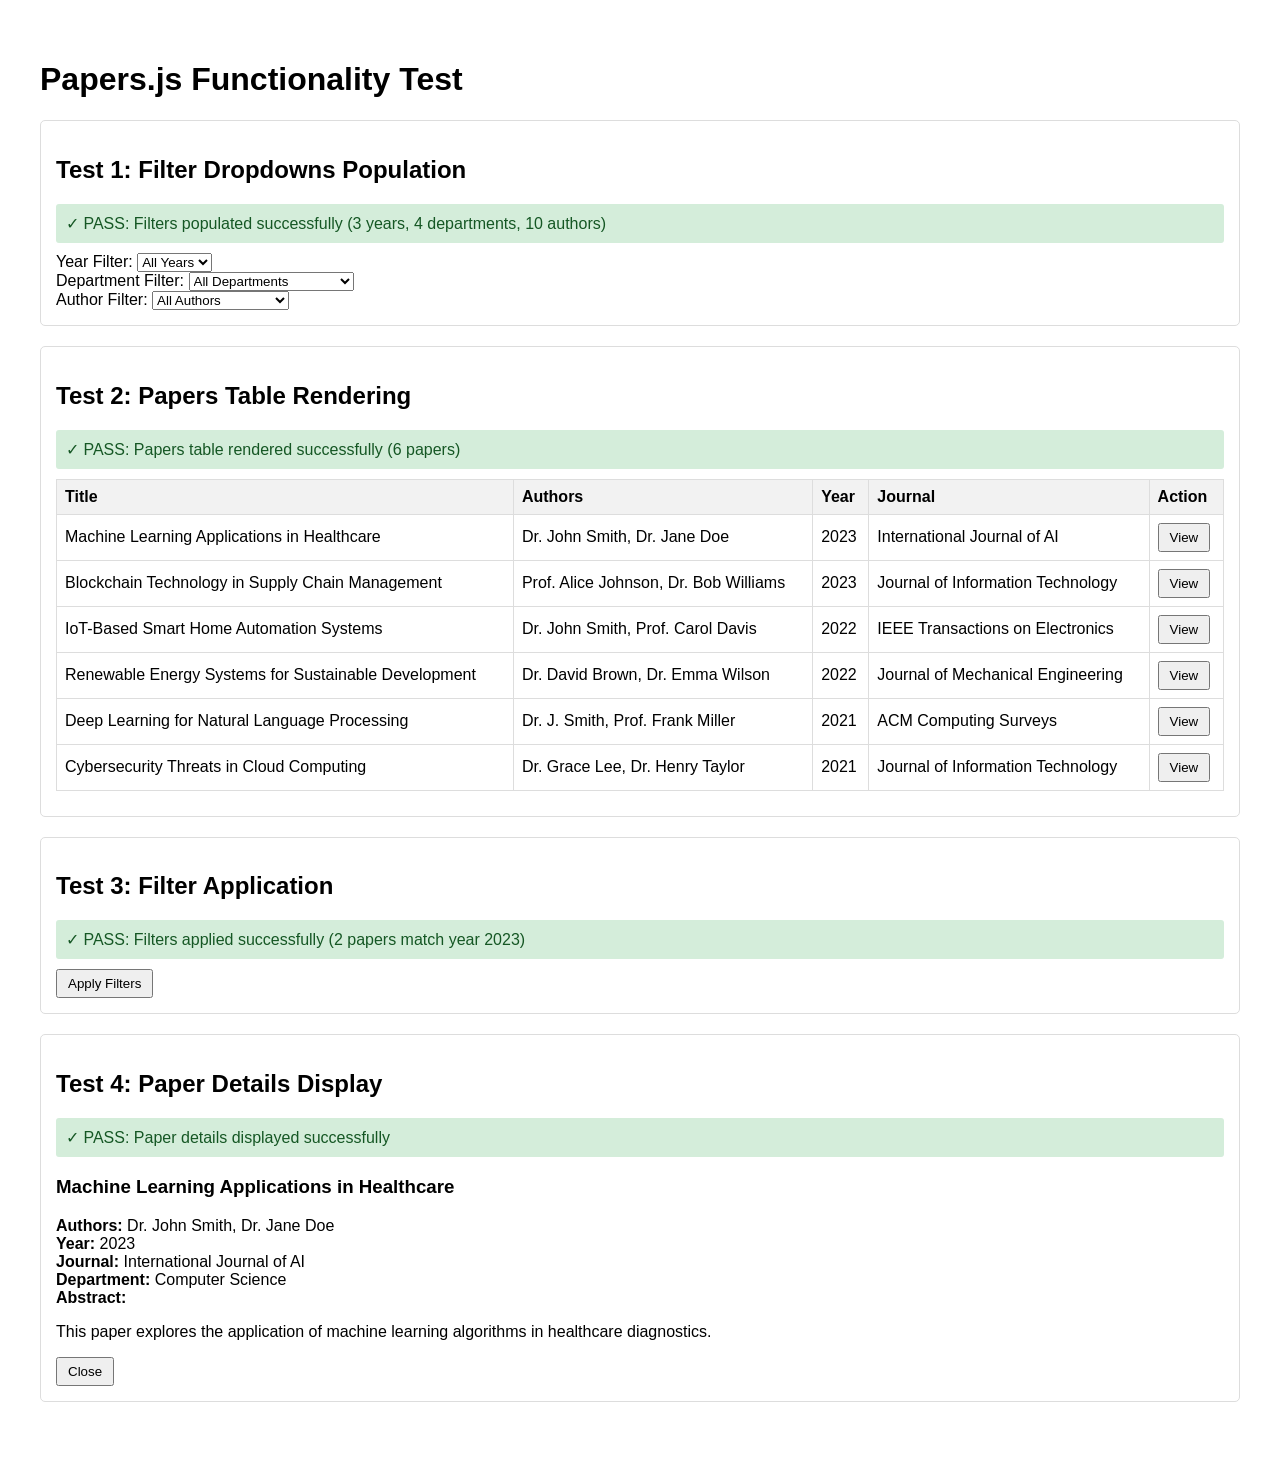
<file: test-papers.html>
<!DOCTYPE html>
<html lang="en">
<head>
    <meta charset="UTF-8">
    <meta name="viewport" content="width=device-width, initial-scale=1.0">
    <title>Test Papers Functionality</title>
    <style>
        body {
            font-family: Arial, sans-serif;
            max-width: 1200px;
            margin: 20px auto;
            padding: 20px;
        }
        .test-section {
            margin: 20px 0;
            padding: 15px;
            border: 1px solid #ddd;
            border-radius: 5px;
        }
        .test-result {
            padding: 10px;
            margin: 10px 0;
            border-radius: 3px;
        }
        .pass {
            background-color: #d4edda;
            color: #155724;
        }
        .fail {
            background-color: #f8d7da;
            color: #721c24;
        }
        table {
            width: 100%;
            border-collapse: collapse;
            margin: 10px 0;
        }
        th, td {
            border: 1px solid #ddd;
            padding: 8px;
            text-align: left;
        }
        th {
            background-color: #f2f2f2;
        }
        button {
            padding: 5px 10px;
            cursor: pointer;
        }
    </style>
</head>
<body>
    <h1>Papers.js Functionality Test</h1>
    
    <div class="test-section">
        <h2>Test 1: Filter Dropdowns Population</h2>
        <div id="test1-result"></div>
        <div>
            <label>Year Filter:</label>
            <select id="year-filter">
                <option value="">All Years</option>
            </select>
        </div>
        <div>
            <label>Department Filter:</label>
            <select id="department-filter">
                <option value="">All Departments</option>
            </select>
        </div>
        <div>
            <label>Author Filter:</label>
            <select id="author-filter">
                <option value="">All Authors</option>
            </select>
        </div>
    </div>

    <div class="test-section">
        <h2>Test 2: Papers Table Rendering</h2>
        <div id="test2-result"></div>
        <table>
            <thead>
                <tr>
                    <th>Title</th>
                    <th>Authors</th>
                    <th>Year</th>
                    <th>Journal</th>
                    <th>Action</th>
                </tr>
            </thead>
            <tbody id="papers-tbody"></tbody>
        </table>
    </div>

    <div class="test-section">
        <h2>Test 3: Filter Application</h2>
        <div id="test3-result"></div>
        <button id="apply-filters">Apply Filters</button>
    </div>

    <div class="test-section">
        <h2>Test 4: Paper Details Display</h2>
        <div id="test4-result"></div>
        <div id="paper-details" style="display: none;">
            <h3 id="detail-title"></h3>
            <div><strong>Authors:</strong> <span id="detail-authors"></span></div>
            <div><strong>Year:</strong> <span id="detail-year"></span></div>
            <div><strong>Journal:</strong> <span id="detail-journal"></span></div>
            <div><strong>Department:</strong> <span id="detail-department"></span></div>
            <div id="detail-abstract-row" style="display: none;">
                <strong>Abstract:</strong>
                <p id="detail-abstract"></p>
            </div>
            <button id="close-details">Close</button>
        </div>
    </div>

    <script src="js/api.js" defer></script>
    <script defer>
        // Test Suite
        async function runTests() {
            console.log('Starting tests...');
            
            // Test 1: Check if filter dropdowns can be populated
            try {
                const years = await fetchYears();
                const departments = await fetchDepartments();
                const authors = await fetchAllAuthors();
                
                const yearSelect = document.getElementById('year-filter');
                years.forEach(year => {
                    const option = document.createElement('option');
                    option.value = year;
                    option.textContent = year;
                    yearSelect.appendChild(option);
                });
                
                const deptSelect = document.getElementById('department-filter');
                departments.forEach(dept => {
                    const option = document.createElement('option');
                    option.value = dept;
                    option.textContent = dept;
                    deptSelect.appendChild(option);
                });
                
                const authorSelect = document.getElementById('author-filter');
                authors.forEach(author => {
                    const option = document.createElement('option');
                    option.value = author.name;
                    option.textContent = author.name;
                    authorSelect.appendChild(option);
                });
                
                document.getElementById('test1-result').innerHTML = 
                    `<div class="test-result pass">✓ PASS: Filters populated successfully (${years.length} years, ${departments.length} departments, ${authors.length} authors)</div>`;
            } catch (error) {
                document.getElementById('test1-result').innerHTML = 
                    `<div class="test-result fail">✗ FAIL: ${error.message}</div>`;
            }
            
            // Test 2: Check if papers table can be rendered
            try {
                const papers = await fetchAllPapers();
                const tbody = document.getElementById('papers-tbody');
                tbody.innerHTML = '';
                
                papers.forEach(paper => {
                    const row = document.createElement('tr');
                    row.innerHTML = `
                        <td>${paper.title}</td>
                        <td>${paper.authors.join(', ')}</td>
                        <td>${paper.year}</td>
                        <td>${paper.journal}</td>
                        <td><button class="view-btn" data-id="${paper.id}">View</button></td>
                    `;
                    tbody.appendChild(row);
                });
                
                document.getElementById('test2-result').innerHTML = 
                    `<div class="test-result pass">✓ PASS: Papers table rendered successfully (${papers.length} papers)</div>`;
            } catch (error) {
                document.getElementById('test2-result').innerHTML = 
                    `<div class="test-result fail">✗ FAIL: ${error.message}</div>`;
            }
            
            // Test 3: Check if filters can be applied
            try {
                const filters = {
                    year: '2023',
                    department: '',
                    author: ''
                };
                const filteredPapers = await fetchFilteredPapers(filters);
                
                document.getElementById('test3-result').innerHTML = 
                    `<div class="test-result pass">✓ PASS: Filters applied successfully (${filteredPapers.length} papers match year 2023)</div>`;
            } catch (error) {
                document.getElementById('test3-result').innerHTML = 
                    `<div class="test-result fail">✗ FAIL: ${error.message}</div>`;
            }
            
            // Test 4: Check if paper details can be displayed
            try {
                const paper = await fetchPaperById('1');
                if (paper) {
                    document.getElementById('detail-title').textContent = paper.title;
                    document.getElementById('detail-authors').textContent = paper.authors.join(', ');
                    document.getElementById('detail-year').textContent = paper.year;
                    document.getElementById('detail-journal').textContent = paper.journal;
                    document.getElementById('detail-department').textContent = paper.department;
                    
                    if (paper.abstract) {
                        document.getElementById('detail-abstract').textContent = paper.abstract;
                        document.getElementById('detail-abstract-row').style.display = 'block';
                    }
                    
                    document.getElementById('paper-details').style.display = 'block';
                    
                    document.getElementById('test4-result').innerHTML = 
                        `<div class="test-result pass">✓ PASS: Paper details displayed successfully</div>`;
                } else {
                    throw new Error('Paper not found');
                }
            } catch (error) {
                document.getElementById('test4-result').innerHTML = 
                    `<div class="test-result fail">✗ FAIL: ${error.message}</div>`;
            }
        }
        
        // Run tests when page loads
        document.addEventListener('DOMContentLoaded', runTests);
    </script>
</body>
</html>
</file>
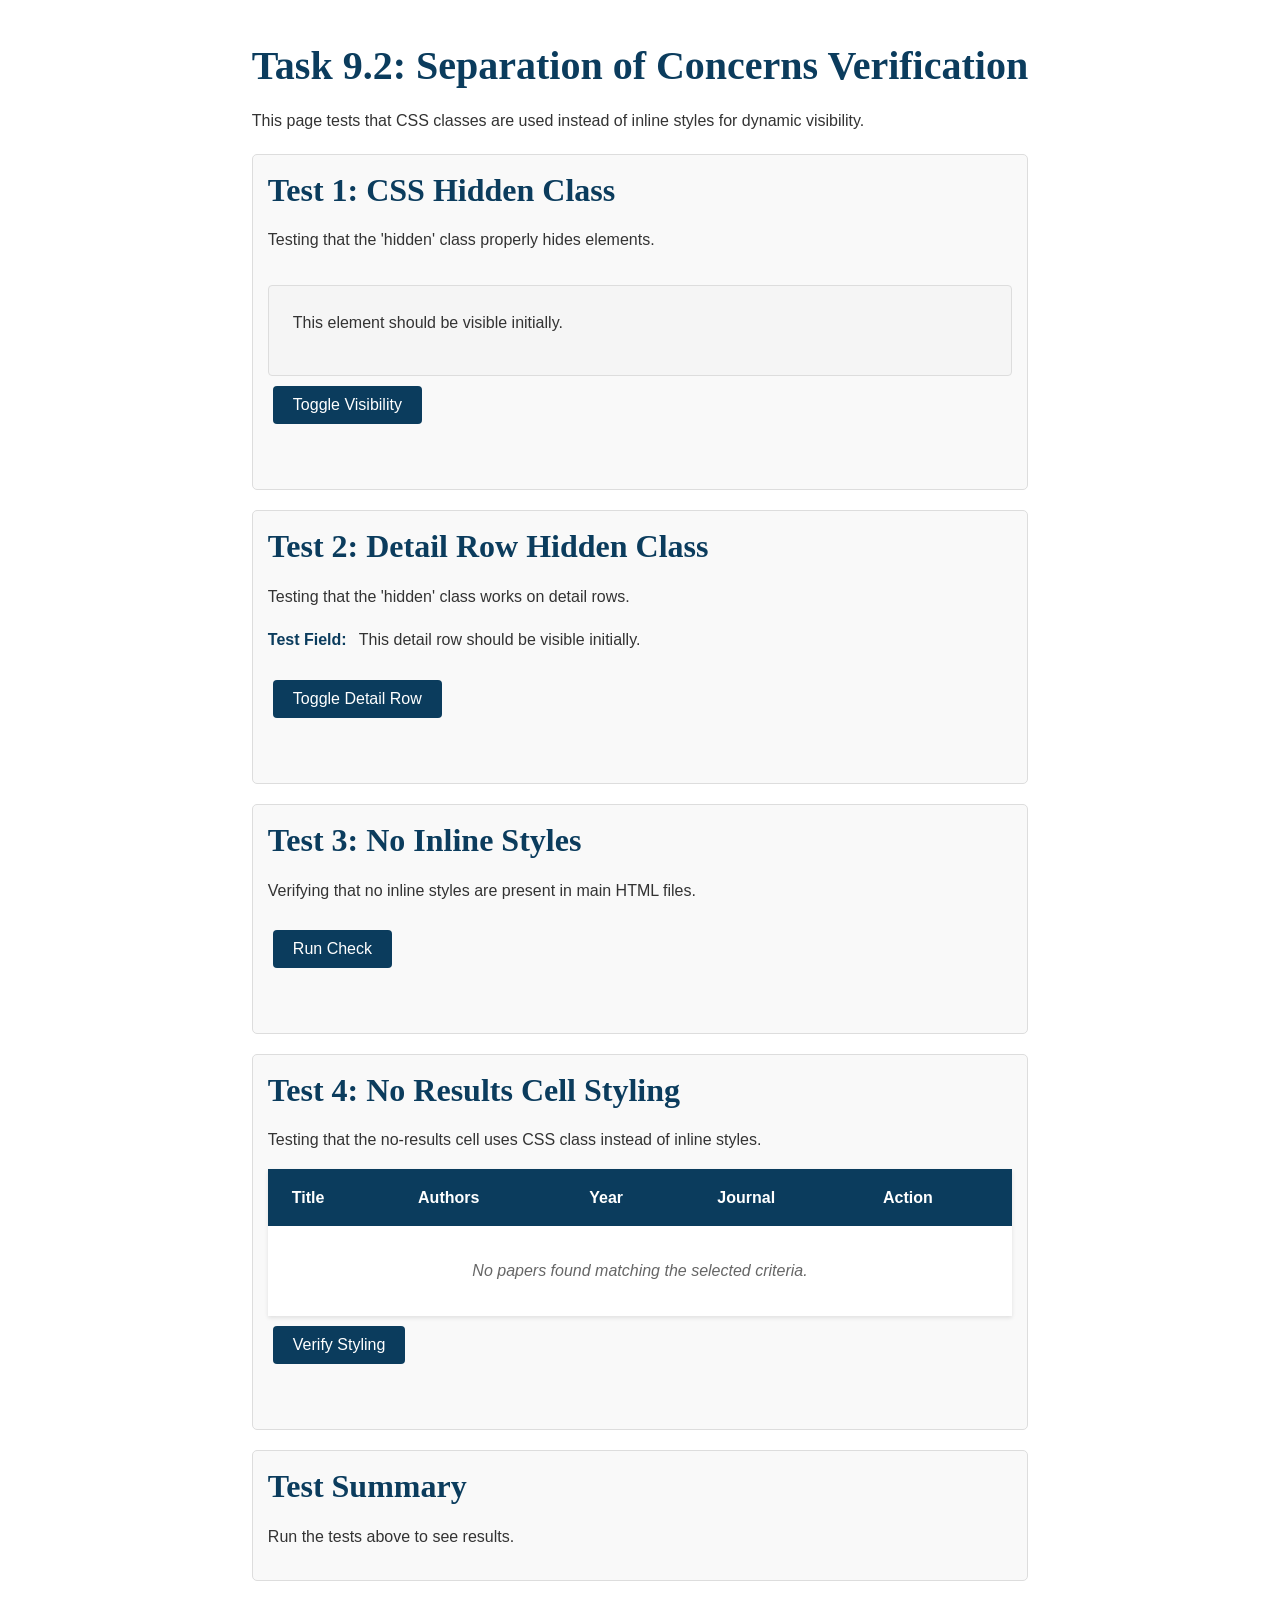
<file: test-separation-of-concerns.html>
<!DOCTYPE html>
<html lang="en">
<head>
    <meta charset="UTF-8">
    <meta name="viewport" content="width=device-width, initial-scale=1.0">
    <title>Test Separation of Concerns - Task 9.2</title>
    <link rel="stylesheet" href="css/styles.css">
    <style>
        .test-container {
            max-width: 1200px;
            margin: 20px auto;
            padding: 20px;
        }
        .test-section {
            margin: 20px 0;
            padding: 15px;
            border: 1px solid #ddd;
            border-radius: 5px;
            background-color: #f9f9f9;
        }
        .test-result {
            padding: 10px;
            margin: 10px 0;
            border-radius: 3px;
        }
        .pass {
            background-color: #d4edda;
            color: #155724;
            border: 1px solid #c3e6cb;
        }
        .fail {
            background-color: #f8d7da;
            color: #721c24;
            border: 1px solid #f5c6cb;
        }
        .test-button {
            margin: 10px 5px;
            padding: 10px 20px;
        }
    </style>
</head>
<body>
    <div class="test-container">
        <h1>Task 9.2: Separation of Concerns Verification</h1>
        <p>This page tests that CSS classes are used instead of inline styles for dynamic visibility.</p>

        <!-- Test 1: Hidden class functionality -->
        <div class="test-section">
            <h2>Test 1: CSS Hidden Class</h2>
            <p>Testing that the 'hidden' class properly hides elements.</p>
            
            <div id="test-element-1" class="paper-details">
                <p>This element should be visible initially.</p>
            </div>
            
            <button class="test-button" onclick="toggleTest1()">Toggle Visibility</button>
            <div id="test1-result" class="test-result"></div>
        </div>

        <!-- Test 2: Detail row hidden class -->
        <div class="test-section">
            <h2>Test 2: Detail Row Hidden Class</h2>
            <p>Testing that the 'hidden' class works on detail rows.</p>
            
            <div class="detail-row" id="test-element-2">
                <strong>Test Field:</strong>
                <span>This detail row should be visible initially.</span>
            </div>
            
            <button class="test-button" onclick="toggleTest2()">Toggle Detail Row</button>
            <div id="test2-result" class="test-result"></div>
        </div>

        <!-- Test 3: No inline styles check -->
        <div class="test-section">
            <h2>Test 3: No Inline Styles</h2>
            <p>Verifying that no inline styles are present in main HTML files.</p>
            <button class="test-button" onclick="runTest3()">Run Check</button>
            <div id="test3-result" class="test-result"></div>
        </div>

        <!-- Test 4: Papers table no-results cell -->
        <div class="test-section">
            <h2>Test 4: No Results Cell Styling</h2>
            <p>Testing that the no-results cell uses CSS class instead of inline styles.</p>
            
            <table class="papers-table">
                <thead>
                    <tr>
                        <th>Title</th>
                        <th>Authors</th>
                        <th>Year</th>
                        <th>Journal</th>
                        <th>Action</th>
                    </tr>
                </thead>
                <tbody id="test-tbody">
                    <tr>
                        <td colspan="5" class="no-results-cell">No papers found matching the selected criteria.</td>
                    </tr>
                </tbody>
            </table>
            
            <button class="test-button" onclick="runTest4()">Verify Styling</button>
            <div id="test4-result" class="test-result"></div>
        </div>

        <!-- Summary -->
        <div class="test-section">
            <h2>Test Summary</h2>
            <div id="summary-result"></div>
        </div>
    </div>

    <script>
        let testResults = {
            test1: null,
            test2: null,
            test3: null,
            test4: null
        };

        function toggleTest1() {
            const element = document.getElementById('test-element-1');
            const result = document.getElementById('test1-result');
            
            // Toggle the hidden class
            element.classList.toggle('hidden');
            
            // Check if inline styles are used
            const hasInlineStyle = element.hasAttribute('style') && element.getAttribute('style').includes('display');
            const isHidden = element.classList.contains('hidden');
            
            if (!hasInlineStyle) {
                result.className = 'test-result pass';
                result.textContent = `✓ PASS: Element visibility toggled using CSS class. Currently ${isHidden ? 'hidden' : 'visible'}.`;
                testResults.test1 = true;
            } else {
                result.className = 'test-result fail';
                result.textContent = '✗ FAIL: Inline styles detected!';
                testResults.test1 = false;
            }
            
            updateSummary();
        }

        function toggleTest2() {
            const element = document.getElementById('test-element-2');
            const result = document.getElementById('test2-result');
            
            // Toggle the hidden class
            element.classList.toggle('hidden');
            
            // Check if inline styles are used
            const hasInlineStyle = element.hasAttribute('style') && element.getAttribute('style').includes('display');
            const isHidden = element.classList.contains('hidden');
            
            if (!hasInlineStyle) {
                result.className = 'test-result pass';
                result.textContent = `✓ PASS: Detail row visibility toggled using CSS class. Currently ${isHidden ? 'hidden' : 'visible'}.`;
                testResults.test2 = true;
            } else {
                result.className = 'test-result fail';
                result.textContent = '✗ FAIL: Inline styles detected!';
                testResults.test2 = false;
            }
            
            updateSummary();
        }

        function runTest3() {
            const result = document.getElementById('test3-result');
            
            // Check main HTML files for inline styles
            const mainFiles = ['index.html', 'papers.html', 'authors.html', 'analytics.html', 'about.html'];
            
            result.className = 'test-result pass';
            result.innerHTML = `
                <strong>✓ PASS: Manual verification required</strong><br>
                <p>Please verify that the following files have no inline styles or scripts:</p>
                <ul>
                    ${mainFiles.map(file => `<li>${file}</li>`).join('')}
                </ul>
                <p>Search for: <code>style=</code> and inline <code>&lt;script&gt;</code> tags</p>
            `;
            testResults.test3 = true;
            
            updateSummary();
        }

        function runTest4() {
            const cell = document.querySelector('.no-results-cell');
            const result = document.getElementById('test4-result');
            
            if (!cell) {
                result.className = 'test-result fail';
                result.textContent = '✗ FAIL: No results cell not found!';
                testResults.test4 = false;
                updateSummary();
                return;
            }
            
            // Check if the cell has the CSS class
            const hasClass = cell.classList.contains('no-results-cell');
            
            // Check if inline styles are used
            const hasInlineStyle = cell.hasAttribute('style') && cell.getAttribute('style').includes('text-align');
            
            // Get computed styles
            const computedStyle = window.getComputedStyle(cell);
            const textAlign = computedStyle.textAlign;
            
            if (hasClass && !hasInlineStyle && textAlign === 'center') {
                result.className = 'test-result pass';
                result.innerHTML = `
                    <strong>✓ PASS: No results cell uses CSS class</strong><br>
                    - Has CSS class: ${hasClass}<br>
                    - No inline styles: ${!hasInlineStyle}<br>
                    - Text alignment: ${textAlign}
                `;
                testResults.test4 = true;
            } else {
                result.className = 'test-result fail';
                result.innerHTML = `
                    <strong>✗ FAIL: Issues detected</strong><br>
                    - Has CSS class: ${hasClass}<br>
                    - No inline styles: ${!hasInlineStyle}<br>
                    - Text alignment: ${textAlign}
                `;
                testResults.test4 = false;
            }
            
            updateSummary();
        }

        function updateSummary() {
            const summary = document.getElementById('summary-result');
            const total = Object.keys(testResults).length;
            const completed = Object.values(testResults).filter(v => v !== null).length;
            const passed = Object.values(testResults).filter(v => v === true).length;
            
            if (completed === 0) {
                summary.innerHTML = '<p>Run the tests above to see results.</p>';
                return;
            }
            
            const allPassed = completed === total && passed === total;
            
            summary.className = allPassed ? 'test-result pass' : 'test-result';
            summary.innerHTML = `
                <h3>Results: ${passed}/${completed} tests passed</h3>
                <ul>
                    <li>Test 1 (Hidden Class): ${testResults.test1 === null ? 'Not run' : testResults.test1 ? '✓ PASS' : '✗ FAIL'}</li>
                    <li>Test 2 (Detail Row): ${testResults.test2 === null ? 'Not run' : testResults.test2 ? '✓ PASS' : '✗ FAIL'}</li>
                    <li>Test 3 (No Inline Styles): ${testResults.test3 === null ? 'Not run' : testResults.test3 ? '✓ PASS' : '✗ FAIL'}</li>
                    <li>Test 4 (No Results Cell): ${testResults.test4 === null ? 'Not run' : testResults.test4 ? '✓ PASS' : '✗ FAIL'}</li>
                </ul>
                ${allPassed ? '<p><strong>All tests passed! Separation of concerns is properly implemented.</strong></p>' : ''}
            `;
        }

        // Initialize summary
        updateSummary();
    </script>
</body>
</html>
</file>
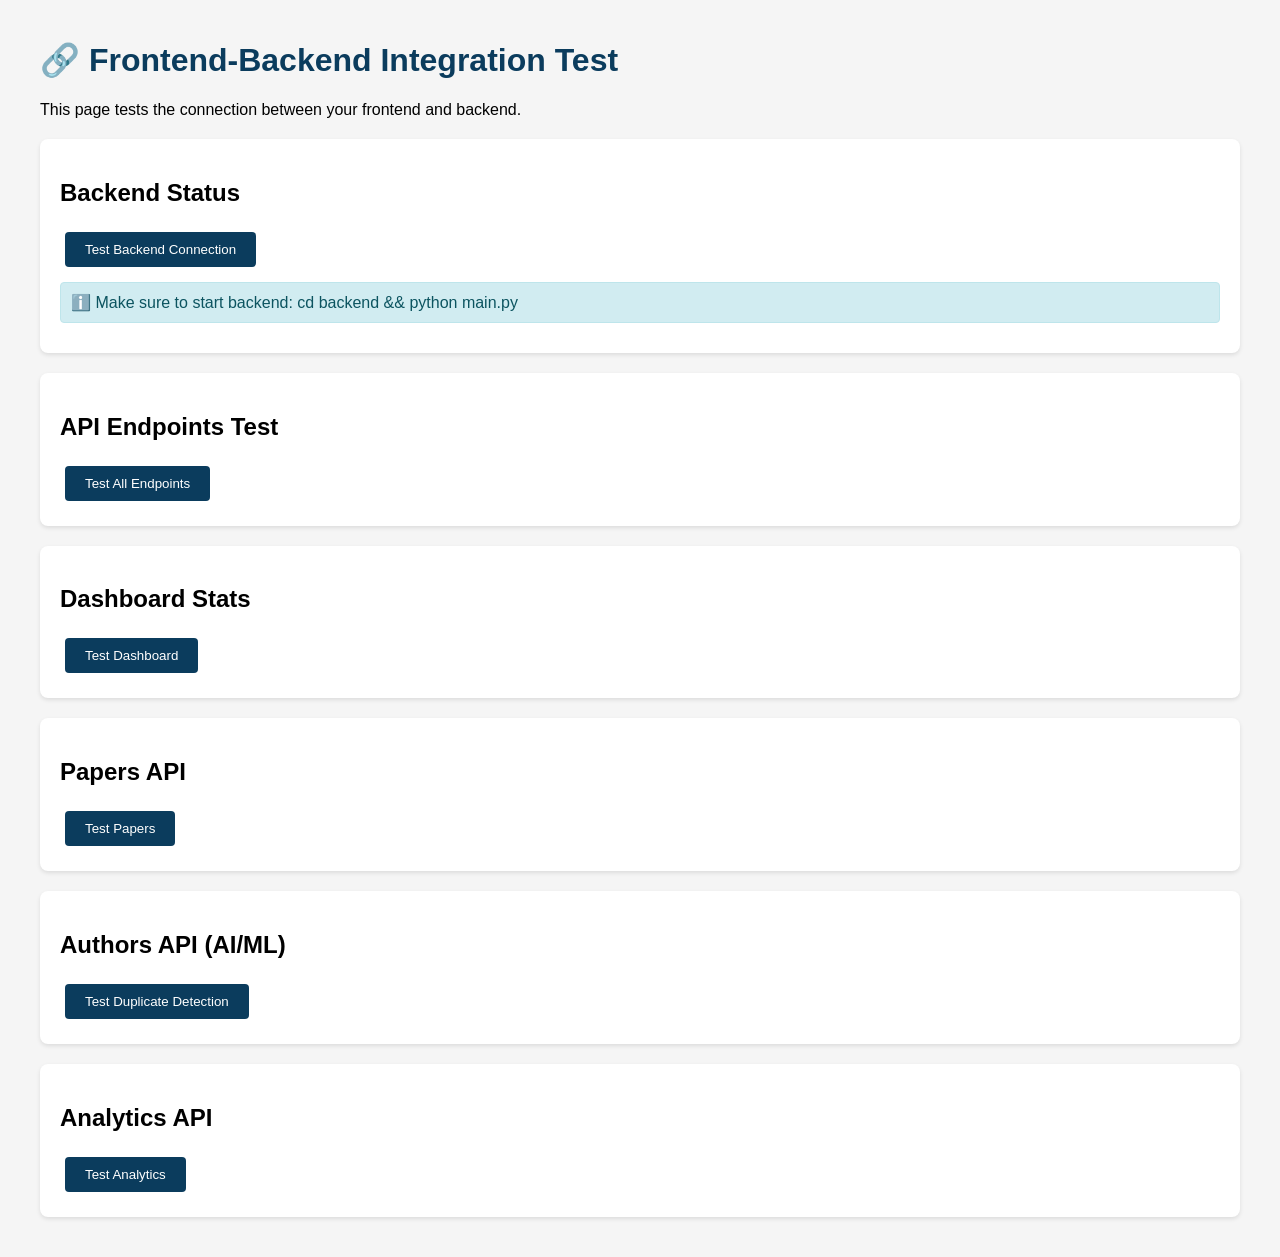
<file: test_integration.html>
<!DOCTYPE html>
<html lang="en">
<head>
    <meta charset="UTF-8">
    <meta name="viewport" content="width=device-width, initial-scale=1.0">
    <title>Integration Test - CHARUSAT Research Analyzer</title>
    <style>
        body {
            font-family: Arial, sans-serif;
            max-width: 1200px;
            margin: 0 auto;
            padding: 20px;
            background-color: #f5f5f5;
        }
        h1 {
            color: #0B3C5D;
        }
        .test-section {
            background: white;
            padding: 20px;
            margin: 20px 0;
            border-radius: 8px;
            box-shadow: 0 2px 4px rgba(0,0,0,0.1);
        }
        .test-result {
            padding: 10px;
            margin: 10px 0;
            border-radius: 4px;
        }
        .success {
            background-color: #d4edda;
            color: #155724;
            border: 1px solid #c3e6cb;
        }
        .error {
            background-color: #f8d7da;
            color: #721c24;
            border: 1px solid #f5c6cb;
        }
        .info {
            background-color: #d1ecf1;
            color: #0c5460;
            border: 1px solid #bee5eb;
        }
        button {
            background-color: #0B3C5D;
            color: white;
            border: none;
            padding: 10px 20px;
            border-radius: 4px;
            cursor: pointer;
            margin: 5px;
        }
        button:hover {
            background-color: #328CC1;
        }
        pre {
            background-color: #f4f4f4;
            padding: 10px;
            border-radius: 4px;
            overflow-x: auto;
        }
        .loading {
            color: #666;
            font-style: italic;
        }
    </style>
</head>
<body>
    <h1>🔗 Frontend-Backend Integration Test</h1>
    <p>This page tests the connection between your frontend and backend.</p>

    <div class="test-section">
        <h2>Backend Status</h2>
        <button onclick="testBackendHealth()">Test Backend Connection</button>
        <div id="backend-status"></div>
    </div>

    <div class="test-section">
        <h2>API Endpoints Test</h2>
        <button onclick="testAllEndpoints()">Test All Endpoints</button>
        <div id="endpoints-status"></div>
    </div>

    <div class="test-section">
        <h2>Dashboard Stats</h2>
        <button onclick="testDashboardStats()">Test Dashboard</button>
        <div id="dashboard-status"></div>
    </div>

    <div class="test-section">
        <h2>Papers API</h2>
        <button onclick="testPapersAPI()">Test Papers</button>
        <div id="papers-status"></div>
    </div>

    <div class="test-section">
        <h2>Authors API (AI/ML)</h2>
        <button onclick="testAuthorsAPI()">Test Duplicate Detection</button>
        <div id="authors-status"></div>
    </div>

    <div class="test-section">
        <h2>Analytics API</h2>
        <button onclick="testAnalyticsAPI()">Test Analytics</button>
        <div id="analytics-status"></div>
    </div>

    <script>
        const API_BASE_URL = 'http://localhost:8000';

        function showLoading(elementId) {
            document.getElementById(elementId).innerHTML = '<p class="loading">Testing...</p>';
        }

        function showSuccess(elementId, message, data = null) {
            let html = `<div class="test-result success">✅ ${message}</div>`;
            if (data) {
                html += `<pre>${JSON.stringify(data, null, 2)}</pre>`;
            }
            document.getElementById(elementId).innerHTML = html;
        }

        function showError(elementId, message, error = null) {
            let html = `<div class="test-result error">❌ ${message}</div>`;
            if (error) {
                html += `<pre>${error}</pre>`;
            }
            document.getElementById(elementId).innerHTML = html;
        }

        function showInfo(elementId, message) {
            document.getElementById(elementId).innerHTML = `<div class="test-result info">ℹ️ ${message}</div>`;
        }

        async function testBackendHealth() {
            showLoading('backend-status');
            try {
                const response = await fetch(`${API_BASE_URL}/health`);
                if (!response.ok) {
                    throw new Error(`HTTP ${response.status}`);
                }
                const data = await response.json();
                showSuccess('backend-status', 'Backend is running!', data);
            } catch (error) {
                showError('backend-status', 'Backend is not running or not accessible', error.message);
                showInfo('backend-status', 'Make sure to start backend: cd backend && python main.py');
            }
        }

        async function testAllEndpoints() {
            showLoading('endpoints-status');
            const endpoints = [
                '/health',
                '/api/papers',
                '/api/authors',
                '/api/authors/duplicates',
                '/api/dashboard/stats',
                '/api/analytics'
            ];

            let results = '<h3>Endpoint Status:</h3>';
            let allSuccess = true;

            for (const endpoint of endpoints) {
                try {
                    const response = await fetch(`${API_BASE_URL}${endpoint}`);
                    if (response.ok) {
                        results += `<div class="test-result success">✅ ${endpoint}</div>`;
                    } else {
                        results += `<div class="test-result error">❌ ${endpoint} (HTTP ${response.status})</div>`;
                        allSuccess = false;
                    }
                } catch (error) {
                    results += `<div class="test-result error">❌ ${endpoint} (${error.message})</div>`;
                    allSuccess = false;
                }
            }

            document.getElementById('endpoints-status').innerHTML = results;
            
            if (allSuccess) {
                document.getElementById('endpoints-status').innerHTML += 
                    '<div class="test-result success">✅ All endpoints are working!</div>';
            }
        }

        async function testDashboardStats() {
            showLoading('dashboard-status');
            try {
                const response = await fetch(`${API_BASE_URL}/api/dashboard/stats`);
                if (!response.ok) {
                    throw new Error(`HTTP ${response.status}`);
                }
                const data = await response.json();
                
                let html = '<div class="test-result success">✅ Dashboard stats loaded successfully!</div>';
                html += `<div style="margin: 10px 0;">
                    <strong>Total Papers:</strong> ${data.totalPapers}<br>
                    <strong>Total Authors:</strong> ${data.totalAuthors}<br>
                    <strong>Total Departments:</strong> ${data.totalDepartments}
                </div>`;
                html += `<pre>${JSON.stringify(data, null, 2)}</pre>`;
                
                document.getElementById('dashboard-status').innerHTML = html;
            } catch (error) {
                showError('dashboard-status', 'Failed to load dashboard stats', error.message);
            }
        }

        async function testPapersAPI() {
            showLoading('papers-status');
            try {
                const response = await fetch(`${API_BASE_URL}/api/papers`);
                if (!response.ok) {
                    throw new Error(`HTTP ${response.status}`);
                }
                const data = await response.json();
                
                let html = `<div class="test-result success">✅ Loaded ${data.length} papers!</div>`;
                
                if (data.length > 0) {
                    html += '<h4>Sample Paper:</h4>';
                    html += `<pre>${JSON.stringify(data[0], null, 2)}</pre>`;
                }
                
                document.getElementById('papers-status').innerHTML = html;
            } catch (error) {
                showError('papers-status', 'Failed to load papers', error.message);
            }
        }

        async function testAuthorsAPI() {
            showLoading('authors-status');
            try {
                const response = await fetch(`${API_BASE_URL}/api/authors/duplicates`);
                if (!response.ok) {
                    throw new Error(`HTTP ${response.status}`);
                }
                const data = await response.json();
                
                let html = `<div class="test-result success">✅ AI/ML Duplicate Detection Working!</div>`;
                html += `<div style="margin: 10px 0;"><strong>Found ${data.length} author groups</strong></div>`;
                
                if (data.length > 0) {
                    html += '<h4>Sample Author Group:</h4>';
                    const group = data[0];
                    html += `<div style="margin: 10px 0;">
                        <strong>Primary Name:</strong> ${group.primaryName}<br>
                        <strong>Status:</strong> ${group.status}<br>
                        <strong>Variations:</strong>
                        <ul>`;
                    group.variations.forEach(v => {
                        html += `<li>${v.name} (${v.similarityScore}% similarity)</li>`;
                    });
                    html += `</ul></div>`;
                    html += `<pre>${JSON.stringify(group, null, 2)}</pre>`;
                }
                
                document.getElementById('authors-status').innerHTML = html;
            } catch (error) {
                showError('authors-status', 'Failed to load author groups', error.message);
            }
        }

        async function testAnalyticsAPI() {
            showLoading('analytics-status');
            try {
                const response = await fetch(`${API_BASE_URL}/api/analytics`);
                if (!response.ok) {
                    throw new Error(`HTTP ${response.status}`);
                }
                const data = await response.json();
                
                let html = '<div class="test-result success">✅ Analytics data loaded successfully!</div>';
                html += '<h4>Publications by Year:</h4>';
                html += '<ul>';
                data.publicationsByYear.forEach(item => {
                    html += `<li>${item.year}: ${item.count} papers</li>`;
                });
                html += '</ul>';
                
                html += '<h4>Department Counts:</h4>';
                html += '<ul>';
                data.departmentCounts.forEach(item => {
                    html += `<li>${item.department}: ${item.count} papers</li>`;
                });
                html += '</ul>';
                
                html += `<pre>${JSON.stringify(data, null, 2)}</pre>`;
                
                document.getElementById('analytics-status').innerHTML = html;
            } catch (error) {
                showError('analytics-status', 'Failed to load analytics', error.message);
            }
        }

        // Auto-test on page load
        window.addEventListener('load', () => {
            testBackendHealth();
        });
    </script>
</body>
</html>
</file>
<file: css/styles.css>
/**
 * CHARUSAT Research Analyzer - Main Stylesheet
 * 
 * This stylesheet defines the visual design and layout for the research analyzer portal.
 * It follows an academic aesthetic with a professional color scheme and clean typography.
 */

/* ============================================
   CSS Custom Properties (Variables)
   ============================================ */
:root {
    /* Color Scheme */
    --primary-color: #0B3C5D;        /* Dark Blue */
    --accent-color: #328CC1;         /* Light Blue */
    --background-color: #FFFFFF;     /* White */
    --background-light: #F5F5F5;     /* Light Grey */
    --background-lighter: #EEEEEE;   /* Lighter Grey */
    --text-color: #333333;           /* Dark Grey for text */
    --text-light: #666666;           /* Medium Grey for secondary text */
    --border-color: #DDDDDD;         /* Light Grey for borders */
    
    /* Typography */
    --font-primary: 'Times New Roman', Times, serif;
    --font-secondary: 'Roboto', Arial, sans-serif;
    
    /* Spacing */
    --spacing-xs: 0.5rem;
    --spacing-sm: 1rem;
    --spacing-md: 1.5rem;
    --spacing-lg: 2rem;
    --spacing-xl: 3rem;
    
    /* Layout */
    --max-width: 1200px;
    --border-radius: 4px;
    --transition-speed: 0.3s;
}

/* ============================================
   Base Styles and Reset
   ============================================ */
* {
    margin: 0;
    padding: 0;
    box-sizing: border-box;
}

html {
    font-size: 16px;
    scroll-behavior: smooth;
}

body {
    font-family: var(--font-secondary);
    color: var(--text-color);
    background-color: var(--background-color);
    line-height: 1.6;
    min-height: 100vh;
    display: flex;
    flex-direction: column;
}

/* ============================================
   Typography
   ============================================ */
h1, h2, h3, h4, h5, h6 {
    font-family: var(--font-primary);
    color: var(--primary-color);
    margin-bottom: var(--spacing-sm);
    line-height: 1.3;
}

h1 {
    font-size: 2.5rem;
}

h2 {
    font-size: 2rem;
}

h3 {
    font-size: 1.5rem;
}

p {
    margin-bottom: var(--spacing-sm);
}

/* ============================================
   Navigation Bar
   ============================================ */
.main-nav {
    background-color: var(--primary-color);
    color: var(--background-color);
    padding: var(--spacing-sm) 0;
    box-shadow: 0 2px 4px rgba(0, 0, 0, 0.1);
}

.nav-container {
    max-width: var(--max-width);
    margin: 0 auto;
    padding: 0 var(--spacing-md);
    display: flex;
    justify-content: space-between;
    align-items: center;
}

.logo {
    font-family: var(--font-primary);
    font-size: 1.5rem;
    font-weight: bold;
    color: var(--background-color);
    display: flex;
    align-items: center;
    gap: 1rem;
}

.logo-img {
    height: 50px;
    width: auto;
    object-fit: contain;
    background-color: white;
    padding: 5px;
    border-radius: 4px;
}

.nav-links {
    display: flex;
    list-style: none;
    gap: var(--spacing-md);
}

.nav-links a {
    color: var(--background-color);
    text-decoration: none;
    padding: var(--spacing-xs) var(--spacing-sm);
    border-radius: var(--border-radius);
    transition: background-color var(--transition-speed);
}

.nav-links a:hover,
.nav-links a.active {
    background-color: var(--accent-color);
}

/* ============================================
   Main Content Layout
   ============================================ */
.main-content {
    flex: 1;
    max-width: var(--max-width);
    margin: 0 auto;
    padding: var(--spacing-lg) var(--spacing-md);
    width: 100%;
}

.page-header {
    text-align: center;
    margin-bottom: var(--spacing-xl);
}

.page-header h1 {
    margin-bottom: var(--spacing-xs);
}

.page-header p {
    color: var(--text-light);
    font-size: 1.1rem;
}

.section-title {
    margin-bottom: var(--spacing-md);
    padding-bottom: var(--spacing-xs);
    border-bottom: 2px solid var(--accent-color);
}

/* ============================================
   Footer
   ============================================ */
.main-footer {
    background-color: var(--background-light);
    color: var(--text-light);
    text-align: center;
    padding: var(--spacing-md);
    margin-top: var(--spacing-xl);
}

/* ============================================
   Dashboard Cards - CSS Grid Layout
   ============================================ */
.dashboard-cards {
    display: grid;
    grid-template-columns: repeat(3, 1fr);
    gap: var(--spacing-md);
    margin-bottom: var(--spacing-lg);
}

.card {
    background-color: var(--background-color);
    border: 1px solid var(--border-color);
    border-radius: var(--border-radius);
    padding: var(--spacing-md);
    text-align: center;
    box-shadow: 0 2px 4px rgba(0, 0, 0, 0.1);
    transition: transform var(--transition-speed), box-shadow var(--transition-speed);
}

.card:hover {
    transform: translateY(-2px);
    box-shadow: 0 4px 8px rgba(0, 0, 0, 0.15);
}

.card-title {
    font-size: 1.1rem;
    color: var(--text-light);
    margin-bottom: var(--spacing-sm);
    font-weight: normal;
}

.card-value {
    font-size: 2.5rem;
    font-weight: bold;
    color: var(--primary-color);
    margin: 0;
}

/* ============================================
   Buttons - Consistent Styling
   ============================================ */
button,
.btn {
    font-family: var(--font-secondary);
    font-size: 1rem;
    padding: var(--spacing-xs) var(--spacing-md);
    background-color: var(--primary-color);
    color: var(--background-color);
    border: none;
    border-radius: var(--border-radius);
    cursor: pointer;
    transition: background-color var(--transition-speed), transform var(--transition-speed);
}

button:hover,
.btn:hover {
    background-color: var(--accent-color);
    transform: translateY(-1px);
}

button:active,
.btn:active {
    transform: translateY(0);
}

button:disabled,
.btn:disabled {
    background-color: var(--text-light);
    cursor: not-allowed;
    transform: none;
}

.view-btn {
    padding: var(--spacing-xs) var(--spacing-sm);
    font-size: 0.9rem;
}

/* ============================================
   Form Controls - Consistent Styling
   ============================================ */
input[type="text"],
input[type="search"],
input[type="email"],
input[type="number"],
select,
textarea {
    font-family: var(--font-secondary);
    font-size: 1rem;
    padding: var(--spacing-xs) var(--spacing-sm);
    border: 1px solid var(--border-color);
    border-radius: var(--border-radius);
    background-color: var(--background-color);
    color: var(--text-color);
    transition: border-color var(--transition-speed), box-shadow var(--transition-speed);
}

input[type="text"]:focus,
input[type="search"]:focus,
input[type="email"]:focus,
input[type="number"]:focus,
select:focus,
textarea:focus {
    outline: none;
    border-color: var(--accent-color);
    box-shadow: 0 0 0 3px rgba(50, 140, 193, 0.1);
}

label {
    display: block;
    margin-bottom: var(--spacing-xs);
    color: var(--text-color);
    font-weight: 500;
}

/* ============================================
   Search Container - Flexbox Layout
   ============================================ */
.search-container {
    display: flex;
    gap: var(--spacing-sm);
    margin-bottom: var(--spacing-md);
}

.search-container input {
    flex: 1;
    min-width: 0;
}

.search-results {
    margin-top: var(--spacing-md);
}

/* ============================================
   Filter Section - Flexbox Layout
   ============================================ */
.filter-section {
    margin-bottom: var(--spacing-lg);
}

.filter-controls {
    display: flex;
    gap: var(--spacing-md);
    align-items: flex-end;
    flex-wrap: wrap;
}

.filter-group {
    display: flex;
    flex-direction: column;
    min-width: 150px;
}

.filter-group label {
    margin-bottom: var(--spacing-xs);
}

.filter-group select {
    width: 100%;
}

/* ============================================
   Papers Table - Structured Layout
   ============================================ */
.table-container {
    overflow-x: auto;
    margin-bottom: var(--spacing-lg);
}

.papers-table {
    width: 100%;
    border-collapse: collapse;
    background-color: var(--background-color);
    box-shadow: 0 2px 4px rgba(0, 0, 0, 0.1);
}

.papers-table thead {
    background-color: var(--primary-color);
    color: var(--background-color);
}

.papers-table th {
    padding: var(--spacing-sm) var(--spacing-md);
    text-align: left;
    font-weight: 600;
    font-family: var(--font-secondary);
}

.papers-table td {
    padding: var(--spacing-sm) var(--spacing-md);
    border-bottom: 1px solid var(--border-color);
}

.papers-table tbody tr:hover {
    background-color: var(--background-light);
}

.papers-table tbody tr:last-child td {
    border-bottom: none;
}

.no-results-cell {
    text-align: center;
    color: var(--text-light);
    font-style: italic;
    padding: var(--spacing-lg) !important;
}

/* Paper Details Section */
.paper-details {
    margin-top: var(--spacing-lg);
    padding: var(--spacing-md);
    background-color: var(--background-light);
    border-radius: var(--border-radius);
    border: 1px solid var(--border-color);
}

.paper-details.hidden {
    display: none;
}

.detail-row.hidden {
    display: none;
}

.paper-detail-content {
    max-width: 800px;
}

.detail-row {
    margin-bottom: var(--spacing-sm);
    line-height: 1.8;
}

.detail-row strong {
    color: var(--primary-color);
    margin-right: var(--spacing-xs);
}

/* ============================================
   Author Groups - Styling
   ============================================ */
.author-groups-container {
    display: grid;
    grid-template-columns: repeat(auto-fill, minmax(300px, 1fr));
    gap: var(--spacing-md);
}

.author-group {
    background-color: var(--background-color);
    border: 1px solid var(--border-color);
    border-radius: var(--border-radius);
    padding: var(--spacing-md);
    box-shadow: 0 2px 4px rgba(0, 0, 0, 0.1);
}

.group-header {
    color: var(--primary-color);
    margin-bottom: var(--spacing-xs);
}

.primary-name {
    color: var(--text-color);
    margin-bottom: var(--spacing-xs);
}

.group-status {
    color: var(--accent-color);
    font-style: italic;
    margin-bottom: var(--spacing-sm);
}

.no-groups {
    text-align: center;
    color: var(--text-light);
    padding: var(--spacing-lg);
    font-style: italic;
}

.author-variations {
    list-style: none;
}

.author-variations li {
    display: flex;
    justify-content: space-between;
    padding: var(--spacing-xs) 0;
    border-bottom: 1px solid var(--background-lighter);
}

.author-variations li:last-child {
    border-bottom: none;
}

.author-name {
    color: var(--text-color);
}

.similarity-score {
    color: var(--accent-color);
    font-weight: 600;
}

/* ============================================
   Analytics Charts - Styling
   ============================================ */
.analytics-container {
    display: grid;
    grid-template-columns: repeat(auto-fit, minmax(300px, 1fr));
    gap: var(--spacing-lg);
}

.chart-section {
    background-color: var(--background-color);
    border: 1px solid var(--border-color);
    border-radius: var(--border-radius);
    padding: var(--spacing-md);
    box-shadow: 0 2px 4px rgba(0, 0, 0, 0.1);
}

.chart-section h3 {
    margin-bottom: var(--spacing-md);
    text-align: center;
}

.chart-container {
    margin-top: var(--spacing-md);
}

.chart-canvas {
    width: 100%;
    height: 300px;
    background-color: var(--background-light);
    border-radius: var(--border-radius);
}

/* ============================================
   About Page - Styling
   ============================================ */
.about-section {
    margin-bottom: var(--spacing-lg);
    padding: var(--spacing-md);
    background-color: var(--background-light);
    border-radius: var(--border-radius);
}

.about-section h2 {
    margin-bottom: var(--spacing-md);
}

.about-section p,
.about-section ul {
    margin-bottom: var(--spacing-sm);
}

.about-section ul {
    padding-left: var(--spacing-lg);
}

.about-section li {
    margin-bottom: var(--spacing-xs);
}

/* ============================================
   Search Results - Styling
   ============================================ */
.results-list {
    display: flex;
    flex-direction: column;
    gap: var(--spacing-md);
}

.search-result-item {
    padding: var(--spacing-md);
    background-color: var(--background-light);
    border-radius: var(--border-radius);
    border-left: 4px solid var(--accent-color);
    transition: box-shadow 0.3s ease;
}

.search-result-item:hover {
    box-shadow: 0 4px 8px rgba(0, 0, 0, 0.1);
}

.result-title {
    margin: 0 0 var(--spacing-sm) 0;
    color: var(--primary-color);
    font-size: 1.2rem;
}

.result-authors,
.result-meta {
    margin: var(--spacing-xs) 0;
    color: var(--text-color);
    font-size: 0.95rem;
}

.no-results,
.error-message {
    padding: var(--spacing-md);
    text-align: center;
    color: var(--text-color);
    background-color: var(--background-light);
    border-radius: var(--border-radius);
}

.error-message {
    color: #d32f2f;
    border-left: 4px solid #d32f2f;
}

/* ============================================
   Responsive Design - Tablet Breakpoint
   ============================================ */
@media (max-width: 768px) {
    /* Typography adjustments */
    html {
        font-size: 14px;
    }
    
    h1 {
        font-size: 2rem;
    }
    
    h2 {
        font-size: 1.75rem;
    }
    
    h3 {
        font-size: 1.25rem;
    }
    
    /* Navigation adjustments */
    .nav-container {
        flex-direction: column;
        gap: var(--spacing-sm);
        padding: var(--spacing-sm);
    }
    
    .logo {
        font-size: 1.25rem;
        text-align: center;
    }
    
    .nav-links {
        flex-wrap: wrap;
        justify-content: center;
        gap: var(--spacing-xs);
    }
    
    .nav-links a {
        padding: var(--spacing-xs);
        font-size: 0.9rem;
    }
    
    /* Main content adjustments */
    .main-content {
        padding: var(--spacing-md) var(--spacing-sm);
    }
    
    .page-header {
        margin-bottom: var(--spacing-md);
    }
    
    /* Dashboard cards - switch to single column */
    .dashboard-cards {
        grid-template-columns: 1fr;
        gap: var(--spacing-sm);
    }
    
    .card-value {
        font-size: 2rem;
    }
    
    /* Search container - stack vertically */
    .search-container {
        flex-direction: column;
    }
    
    .search-container input,
    .search-container button {
        width: 100%;
    }
    
    /* Filter controls - stack vertically */
    .filter-controls {
        flex-direction: column;
        align-items: stretch;
    }
    
    .filter-group {
        width: 100%;
        min-width: auto;
    }
    
    .filter-controls button {
        width: 100%;
        margin-top: var(--spacing-xs);
    }
    
    /* Papers table - adjust for smaller screens */
    .papers-table {
        font-size: 0.9rem;
    }
    
    .papers-table th,
    .papers-table td {
        padding: var(--spacing-xs) var(--spacing-sm);
    }
    
    /* Author groups - single column */
    .author-groups-container {
        grid-template-columns: 1fr;
    }
    
    /* Analytics charts - single column */
    .analytics-container {
        grid-template-columns: 1fr;
        gap: var(--spacing-md);
    }
    
    .chart-canvas {
        height: 250px;
    }
    
    /* About page adjustments */
    .about-section {
        padding: var(--spacing-sm);
    }
    
    /* Paper details adjustments */
    .paper-details {
        padding: var(--spacing-sm);
    }
    
    /* Spacing adjustments */
    .main-footer {
        padding: var(--spacing-sm);
        font-size: 0.9rem;
    }
}
</file>
